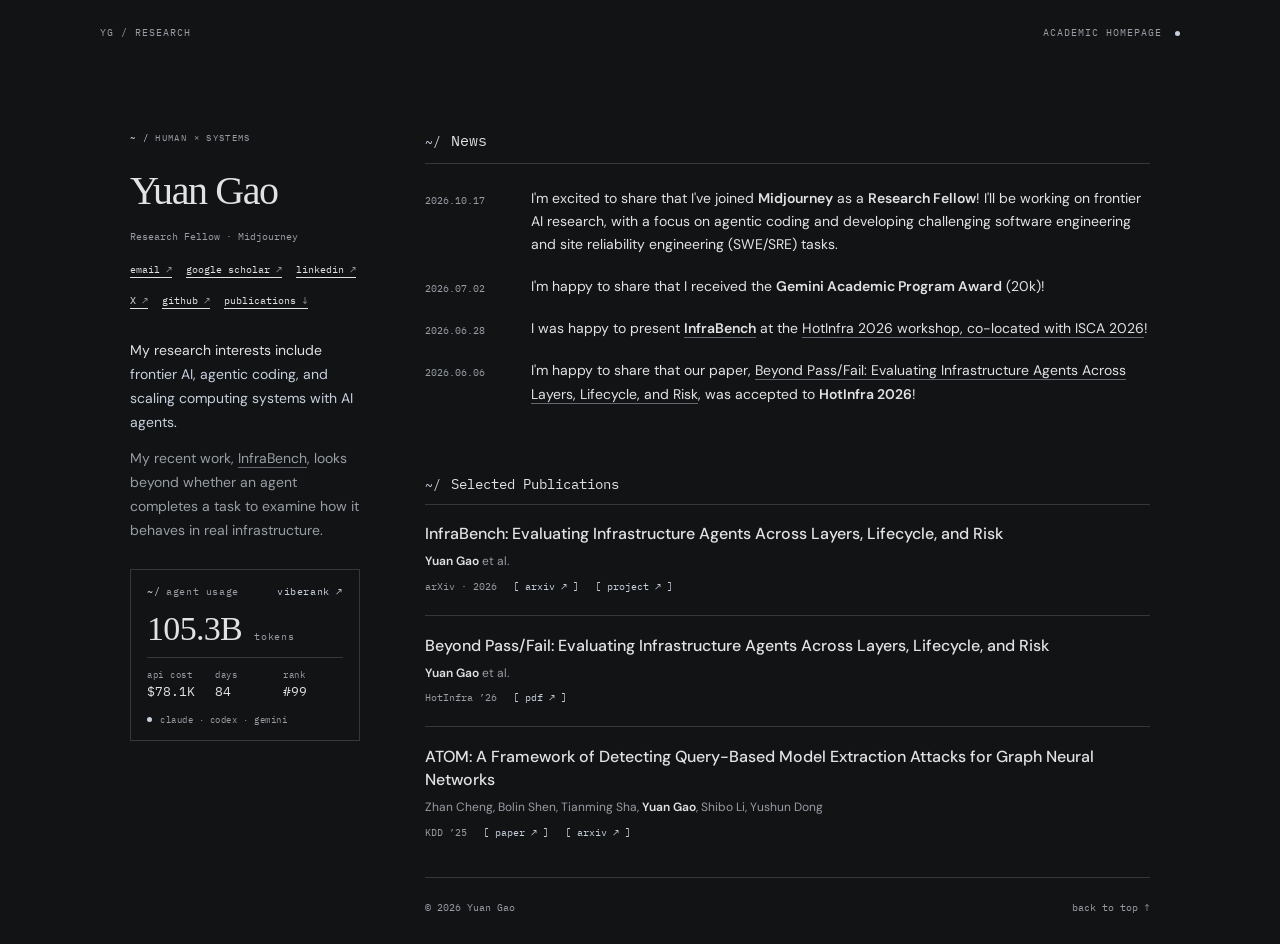
<file: index.html>
<!doctype html>
<html lang="en">
<head>
  <meta charset="utf-8">
  <meta name="viewport" content="width=device-width, initial-scale=1">
  <meta name="description" content="Yuan Gao — Research Fellow at Midjourney. Research interests in frontier AI, agentic coding, and scaling computing systems with AI agents.">
  <title>Yuan Gao | AI Agents &amp; Computing Systems</title>
  <link rel="stylesheet" href="css/style.css?v=usage-1">
</head>
<body class="graphite">
  <a class="skip" href="#news">Skip to news</a>
  <div class="topline"><span>YG / RESEARCH</span><span>ACADEMIC HOMEPAGE <span class="dot"></span></span></div>
  <main>
    <header class="identity" id="about">
      <div class="eyebrow"><span class="prompt">~ /</span> HUMAN × SYSTEMS</div>
      <h1>Yuan Gao<span class="cursor" aria-hidden="true">_</span></h1>
      <p class="field">Research Fellow · Midjourney</p>
      <nav aria-label="Profile links">
        <a href="mailto:ygao31@uw.edu" aria-label="Email ygao31@uw.edu">email<span> ↗</span></a>
        <a href="https://scholar.google.com/citations?user=oD9j2NMAAAAJ" target="_blank" rel="noopener noreferrer">google scholar<span> ↗</span></a>
        <a href="https://www.linkedin.com/in/yuangao31/" target="_blank" rel="noopener noreferrer">linkedin<span> ↗</span></a>
        <a href="https://x.com/YuanGao31" target="_blank" rel="noopener noreferrer">X<span> ↗</span></a>
        <a href="https://github.com/XuanmiaoG" target="_blank" rel="noopener noreferrer">github<span> ↗</span></a>
        <a href="#publications">publications<span> ↓</span></a>
      </nav>
      <p class="bio">My research interests include <em>frontier AI, agentic coding, and scaling computing systems with AI agents</em>.</p>
      <p class="bio secondary">My recent work, <a href="https://infraben.ch/" target="_blank" rel="noopener noreferrer">InfraBench</a>, looks beyond whether an agent completes a task to examine how it behaves in real infrastructure.</p>
      <div class="usage" id="usage" aria-labelledby="usage-title">
        <div class="usage-head"><span id="usage-title"><span class="prompt">~/</span>agent usage</span><a href="https://www.viberank.app/profile/XuanmiaoG" target="_blank" rel="noopener noreferrer">viberank ↗</a></div>
        <p class="usage-big"><span data-vr="tokens">105.3B</span> <small>tokens</small></p>
        <dl class="usage-grid">
          <div><dt>api cost</dt><dd data-vr="cost">$78.1K</dd></div>
          <div><dt>days</dt><dd data-vr="days">84</dd></div>
          <div><dt>rank</dt><dd data-vr="rank">#99</dd></div>
        </dl>
        <p class="usage-note"><span class="dot"></span><span data-vr="status">claude · codex · gemini</span></p>
      </div>
    </header>
    <section class="news" id="news" aria-labelledby="news-title">
      <div class="section-heading"><h2 id="news-title"><span class="command">~/</span>News</h2><span class="section-note">RECENT UPDATES</span></div>
      <ol class="news-list">
        <li><time datetime="2026-10-17">2026.10.17</time><p>I'm excited to share that I've joined <strong>Midjourney</strong> as a <strong>Research Fellow</strong>! I'll be working on frontier AI research, with a focus on agentic coding and developing challenging software engineering and site reliability engineering (SWE/SRE) tasks.</p></li>
        <li><time datetime="2026-07-02">2026.07.02</time><p>I'm happy to share that I received the <strong>Gemini Academic Program Award</strong> (20k)!</p></li>
        <li><time datetime="2026-06-28">2026.06.28</time><p>I was happy to present <a href="https://infraben.ch/" target="_blank" rel="noopener noreferrer"><strong>InfraBench</strong></a> at the <a href="https://hotinfra.org/2026/" target="_blank" rel="noopener noreferrer">HotInfra 2026 workshop, co-located with ISCA 2026</a>!</p></li>
        <li><time datetime="2026-06-06">2026.06.06</time><p>I'm happy to share that our paper, <a class="paper-link" href="https://hotinfra.org/2026/papers/hotinfra26-final71.pdf" target="_blank" rel="noopener noreferrer">Beyond Pass/Fail: Evaluating Infrastructure Agents Across Layers, Lifecycle, and Risk</a>, was accepted to <strong>HotInfra 2026</strong>!</p></li>
      </ol>
    </section>
    <section class="publications" id="publications" aria-labelledby="pub-title">
      <div class="section-heading"><h2 id="pub-title"><span class="command">~/</span>Selected Publications</h2><span class="section-note">03 ENTRIES</span></div>
      <article class="paper">
        <h3><a href="https://arxiv.org/abs/2608.11234" target="_blank" rel="noopener noreferrer">InfraBench: Evaluating Infrastructure Agents Across Layers, Lifecycle, and Risk</a></h3>
        <p class="authors"><strong>Yuan Gao</strong> et al.</p>
        <div class="paper-foot"><span>arXiv · 2026</span><a href="https://arxiv.org/abs/2608.11234" target="_blank" rel="noopener noreferrer" aria-label="Read InfraBench on arXiv">[ arxiv ↗ ]</a><a href="https://infraben.ch/" target="_blank" rel="noopener noreferrer">[ project ↗ ]</a></div>
      </article>
      <article class="paper">
        <h3><a href="https://hotinfra.org/2026/papers/hotinfra26-final71.pdf" target="_blank" rel="noopener noreferrer">Beyond Pass/Fail: Evaluating Infrastructure Agents Across Layers, Lifecycle, and Risk</a></h3>
        <p class="authors"><strong>Yuan Gao</strong> et al.</p>
        <div class="paper-foot"><span>HotInfra ’26</span><a href="https://hotinfra.org/2026/papers/hotinfra26-final71.pdf" target="_blank" rel="noopener noreferrer" aria-label="Read Beyond Pass/Fail PDF">[ pdf ↗ ]</a></div>
      </article>
      <article class="paper">
        <h3><a href="https://doi.org/10.1145/3711896.3736848" target="_blank" rel="noopener noreferrer">ATOM: A Framework of Detecting Query-Based Model Extraction Attacks for Graph Neural Networks</a></h3>
        <p class="authors">Zhan Cheng, Bolin Shen, Tianming Sha, <strong>Yuan Gao</strong>, Shibo Li, Yushun Dong</p>
        <div class="paper-foot"><span>KDD ’25</span><a href="https://doi.org/10.1145/3711896.3736848" target="_blank" rel="noopener noreferrer" aria-label="Read ATOM at ACM">[ paper ↗ ]</a><a href="https://arxiv.org/abs/2503.16693" target="_blank" rel="noopener noreferrer" aria-label="Read ATOM on arXiv">[ arxiv ↗ ]</a></div>
      </article>
    </section>
    <footer><span>© 2026 Yuan Gao</span><a href="#about">back to top ↑</a></footer>
  </main>
  <script>
  // Live agent-usage stats from viberank (falls back to the numbers baked into the HTML).
  (function(){
    var fmt=function(n){var u=[[1e12,'T'],[1e9,'B'],[1e6,'M'],[1e3,'K']];for(var i=0;i<u.length;i++)if(n>=u[i][0])return (n/u[i][0]).toFixed(1).replace(/\.0$/,'')+u[i][1];return String(Math.round(n));};
    var set=function(k,v){var el=document.querySelector('[data-vr="'+k+'"]');if(el&&v)el.textContent=v;};
    fetch('https://www.viberank.app/api/profile/XuanmiaoG').then(function(r){return r.ok?r.json():null}).then(function(d){
      if(!d||!d.totalTokens)return;
      set('tokens',fmt(d.totalTokens));set('cost','$'+fmt(d.totalCost));set('days',String(d.daysTracked));set('rank','#'+d.rank);
      set('status','live · '+new Date().toISOString().slice(0,10));
    }).catch(function(){});
  })();
  </script>
</body>
</html>
</file>
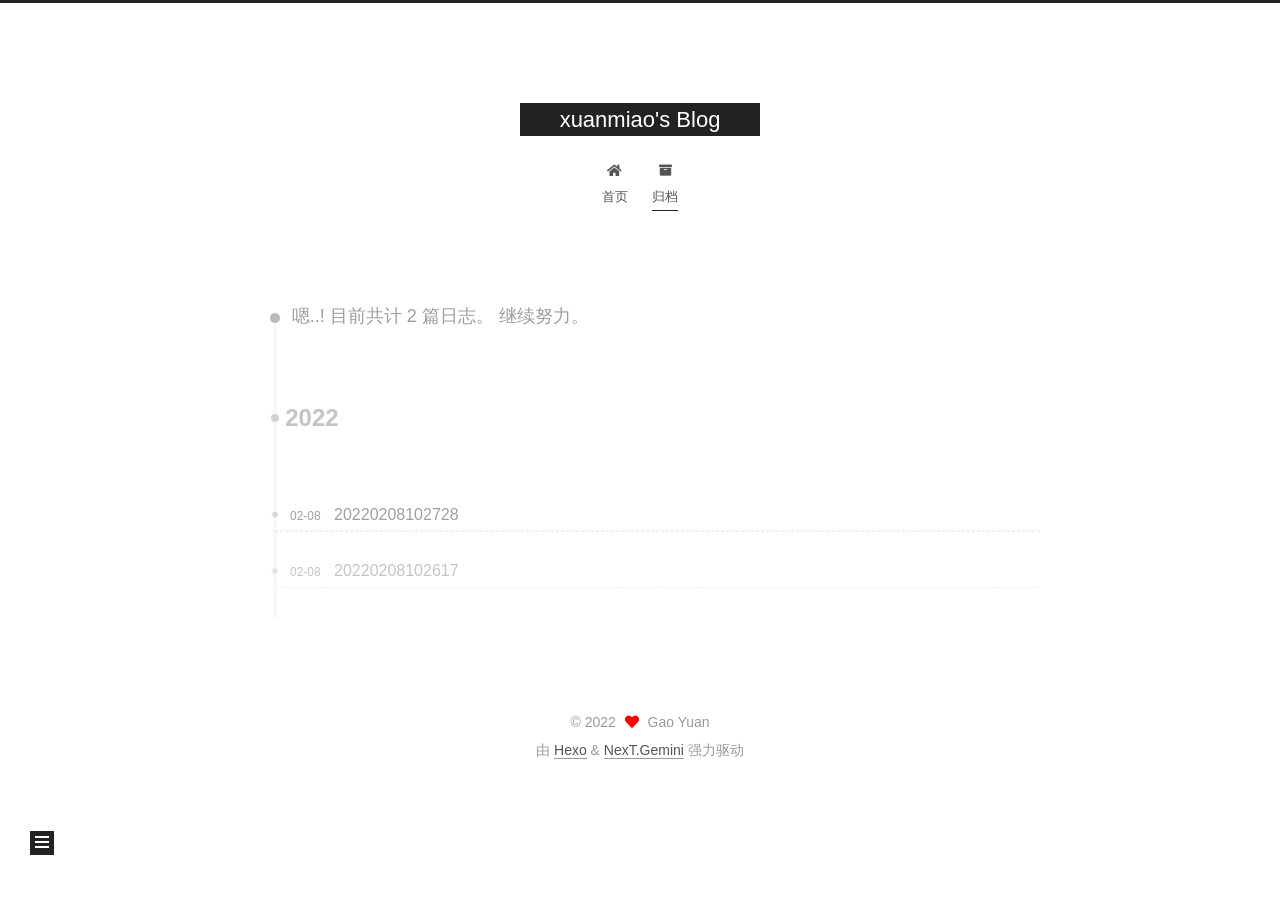
<file: archives/index.html>
<!DOCTYPE html>
<html lang="zh-CN">
<head>
  <meta charset="UTF-8">
<meta name="viewport" content="width=device-width, initial-scale=1, maximum-scale=2">
<meta name="theme-color" content="#222">
<meta name="generator" content="Hexo 6.0.0">
  <link rel="apple-touch-icon" sizes="180x180" href="/images/apple-touch-icon-next.png">
  <link rel="icon" type="image/png" sizes="32x32" href="/images/favicon-32x32-next.png">
  <link rel="icon" type="image/png" sizes="16x16" href="/images/favicon-16x16-next.png">
  <link rel="mask-icon" href="/images/logo.svg" color="#222">

<link rel="stylesheet" href="/css/main.css">


<link rel="stylesheet" href="/lib/font-awesome/css/all.min.css">

<script id="hexo-configurations">
    var NexT = window.NexT || {};
    var CONFIG = {"hostname":"example.com","root":"/","scheme":"Gemini","version":"7.8.0","exturl":false,"sidebar":{"position":"left","display":"post","padding":18,"offset":12,"onmobile":false},"copycode":{"enable":false,"show_result":false,"style":null},"back2top":{"enable":true,"sidebar":false,"scrollpercent":false},"bookmark":{"enable":false,"color":"#222","save":"auto"},"fancybox":false,"mediumzoom":false,"lazyload":false,"pangu":false,"comments":{"style":"tabs","active":null,"storage":true,"lazyload":false,"nav":null},"algolia":{"hits":{"per_page":10},"labels":{"input_placeholder":"Search for Posts","hits_empty":"We didn't find any results for the search: ${query}","hits_stats":"${hits} results found in ${time} ms"}},"localsearch":{"enable":false,"trigger":"auto","top_n_per_article":1,"unescape":false,"preload":false},"motion":{"enable":true,"async":false,"transition":{"post_block":"fadeIn","post_header":"slideDownIn","post_body":"slideDownIn","coll_header":"slideLeftIn","sidebar":"slideUpIn"}},"path":"search.xml"};
  </script>

  <meta property="og:type" content="website">
<meta property="og:title" content="xuanmiao&#39;s Blog">
<meta property="og:url" content="http://example.com/archives/index.html">
<meta property="og:site_name" content="xuanmiao&#39;s Blog">
<meta property="og:locale" content="zh_CN">
<meta property="article:author" content="Gao Yuan">
<meta name="twitter:card" content="summary">

<link rel="canonical" href="http://example.com/archives/">


<script id="page-configurations">
  // https://hexo.io/docs/variables.html
  CONFIG.page = {
    sidebar: "",
    isHome : false,
    isPost : false,
    lang   : 'zh-CN'
  };
</script>

  <title>归档 | xuanmiao's Blog</title>
  






  <noscript>
  <style>
  .use-motion .brand,
  .use-motion .menu-item,
  .sidebar-inner,
  .use-motion .post-block,
  .use-motion .pagination,
  .use-motion .comments,
  .use-motion .post-header,
  .use-motion .post-body,
  .use-motion .collection-header { opacity: initial; }

  .use-motion .site-title,
  .use-motion .site-subtitle {
    opacity: initial;
    top: initial;
  }

  .use-motion .logo-line-before i { left: initial; }
  .use-motion .logo-line-after i { right: initial; }
  </style>
</noscript>


<style>.github-emoji { position: relative; display: inline-block; width: 1.2em; min-height: 1.2em; overflow: hidden; vertical-align: top; color: transparent; }  .github-emoji > span { position: relative; z-index: 10; }  .github-emoji img, .github-emoji .fancybox { margin: 0 !important; padding: 0 !important; border: none !important; outline: none !important; text-decoration: none !important; user-select: none !important; cursor: auto !important; }  .github-emoji img { height: 1.2em !important; width: 1.2em !important; position: absolute !important; left: 50% !important; top: 50% !important; transform: translate(-50%, -50%) !important; user-select: none !important; cursor: auto !important; } .github-emoji-fallback { color: inherit; } .github-emoji-fallback img { opacity: 0 !important; }</style>
<link rel="alternate" href="/atom.xml" title="xuanmiao's Blog" type="application/atom+xml">
</head>

<body itemscope itemtype="http://schema.org/WebPage">
  <div class="container use-motion">
    <div class="headband"></div>

    <header class="header" itemscope itemtype="http://schema.org/WPHeader">
      <div class="header-inner"><div class="site-brand-container">
  <div class="site-nav-toggle">
    <div class="toggle" aria-label="切换导航栏">
      <span class="toggle-line toggle-line-first"></span>
      <span class="toggle-line toggle-line-middle"></span>
      <span class="toggle-line toggle-line-last"></span>
    </div>
  </div>

  <div class="site-meta">

    <a href="/" class="brand" rel="start">
      <span class="logo-line-before"><i></i></span>
      <h1 class="site-title">xuanmiao's Blog</h1>
      <span class="logo-line-after"><i></i></span>
    </a>
  </div>

  <div class="site-nav-right">
    <div class="toggle popup-trigger">
    </div>
  </div>
</div>




<nav class="site-nav">
  <ul id="menu" class="main-menu menu">
        <li class="menu-item menu-item-home">

    <a href="/" rel="section"><i class="fa fa-home fa-fw"></i>首页</a>

  </li>
        <li class="menu-item menu-item-archives">

    <a href="/archives/" rel="section"><i class="fa fa-archive fa-fw"></i>归档</a>

  </li>
  </ul>
</nav>




</div>
    </header>

    
  <div class="back-to-top">
    <i class="fa fa-arrow-up"></i>
    <span>0%</span>
  </div>


    <main class="main">
      <div class="main-inner">
        <div class="content-wrap">
          

          <div class="content archive">
            

  
  
  
  <div class="post-block">
    <div class="posts-collapse">
      <div class="collection-title">
        <span class="collection-header">嗯..! 目前共计 2 篇日志。 继续努力。</span>
      </div>

      
    <div class="collection-year">
      <span class="collection-header">2022</span>
    </div>

  <article itemscope itemtype="http://schema.org/Article">
    <header class="post-header">

      <div class="post-meta">
        <time itemprop="dateCreated"
              datetime="2022-02-08T10:27:28+08:00"
              content="2022-02-08">
          02-08
        </time>
      </div>

      <div class="post-title">
          <a class="post-title-link" href="/2022/02/08/20220208102728/" itemprop="url">
            <span itemprop="name">20220208102728</span>
          </a>
      </div>

    </header>
  </article>

  <article itemscope itemtype="http://schema.org/Article">
    <header class="post-header">

      <div class="post-meta">
        <time itemprop="dateCreated"
              datetime="2022-02-08T10:26:17+08:00"
              content="2022-02-08">
          02-08
        </time>
      </div>

      <div class="post-title">
          <a class="post-title-link" href="/2022/02/08/20220208102617/" itemprop="url">
            <span itemprop="name">20220208102617</span>
          </a>
      </div>

    </header>
  </article>


    </div>
  </div>
  
  
  

  



          </div>
          

<script>
  window.addEventListener('tabs:register', () => {
    let { activeClass } = CONFIG.comments;
    if (CONFIG.comments.storage) {
      activeClass = localStorage.getItem('comments_active') || activeClass;
    }
    if (activeClass) {
      let activeTab = document.querySelector(`a[href="#comment-${activeClass}"]`);
      if (activeTab) {
        activeTab.click();
      }
    }
  });
  if (CONFIG.comments.storage) {
    window.addEventListener('tabs:click', event => {
      if (!event.target.matches('.tabs-comment .tab-content .tab-pane')) return;
      let commentClass = event.target.classList[1];
      localStorage.setItem('comments_active', commentClass);
    });
  }
</script>

        </div>
          
  
  <div class="toggle sidebar-toggle">
    <span class="toggle-line toggle-line-first"></span>
    <span class="toggle-line toggle-line-middle"></span>
    <span class="toggle-line toggle-line-last"></span>
  </div>

  <aside class="sidebar">
    <div class="sidebar-inner">

      <ul class="sidebar-nav motion-element">
        <li class="sidebar-nav-toc">
          文章目录
        </li>
        <li class="sidebar-nav-overview">
          站点概览
        </li>
      </ul>

      <!--noindex-->
      <div class="post-toc-wrap sidebar-panel">
      </div>
      <!--/noindex-->

      <div class="site-overview-wrap sidebar-panel">
        <div class="site-author motion-element" itemprop="author" itemscope itemtype="http://schema.org/Person">
  <p class="site-author-name" itemprop="name">Gao Yuan</p>
  <div class="site-description" itemprop="description"></div>
</div>
<div class="site-state-wrap motion-element">
  <nav class="site-state">
      <div class="site-state-item site-state-posts">
          <a href="/archives/">
        
          <span class="site-state-item-count">2</span>
          <span class="site-state-item-name">日志</span>
        </a>
      </div>
  </nav>
</div>



      </div>

    </div>
  </aside>
  <div id="sidebar-dimmer"></div>


      </div>
    </main>

    <footer class="footer">
      <div class="footer-inner">
        

        

<div class="copyright">
  
  &copy; 
  <span itemprop="copyrightYear">2022</span>
  <span class="with-love">
    <i class="fa fa-heart"></i>
  </span>
  <span class="author" itemprop="copyrightHolder">Gao Yuan</span>
</div>
  <div class="powered-by">由 <a href="https://hexo.io/" class="theme-link" rel="noopener" target="_blank">Hexo</a> & <a href="https://theme-next.org/" class="theme-link" rel="noopener" target="_blank">NexT.Gemini</a> 强力驱动
  </div>

        








      </div>
    </footer>
  </div>

  
  <script src="/lib/anime.min.js"></script>
  <script src="/lib/velocity/velocity.min.js"></script>
  <script src="/lib/velocity/velocity.ui.min.js"></script>

<script src="/js/utils.js"></script>

<script src="/js/motion.js"></script>


<script src="/js/schemes/pisces.js"></script>


<script src="/js/next-boot.js"></script>




  















  

  

</body>
</html>
</file>
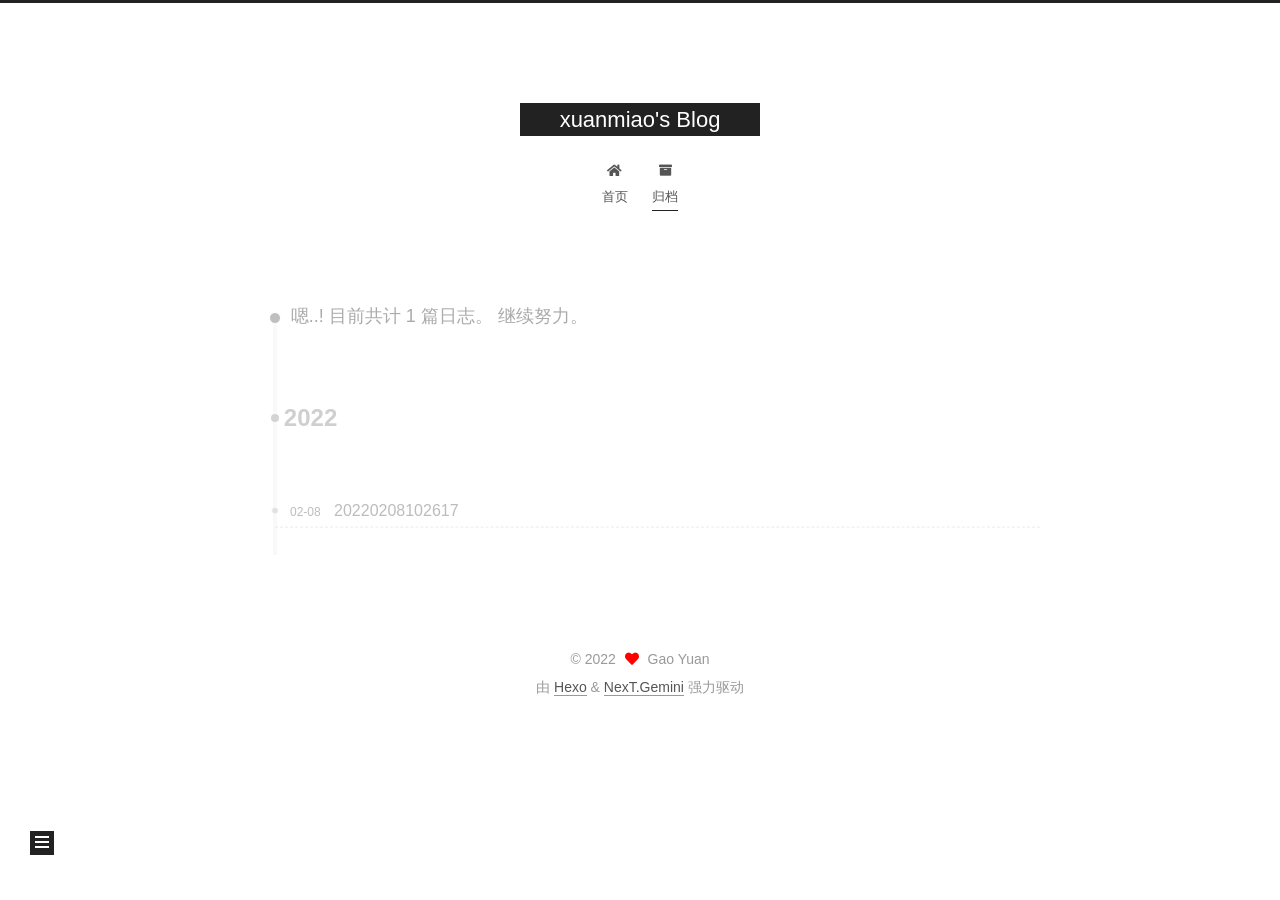
<file: archives/2022/index.html>
<!DOCTYPE html>
<html lang="zh-CN">
<head>
  <meta charset="UTF-8">
<meta name="viewport" content="width=device-width, initial-scale=1, maximum-scale=2">
<meta name="theme-color" content="#222">
<meta name="generator" content="Hexo 6.0.0">
  <link rel="apple-touch-icon" sizes="180x180" href="/images/apple-touch-icon-next.png">
  <link rel="icon" type="image/png" sizes="32x32" href="/images/favicon-32x32-next.png">
  <link rel="icon" type="image/png" sizes="16x16" href="/images/favicon-16x16-next.png">
  <link rel="mask-icon" href="/images/logo.svg" color="#222">

<link rel="stylesheet" href="/css/main.css">


<link rel="stylesheet" href="/lib/font-awesome/css/all.min.css">

<script id="hexo-configurations">
    var NexT = window.NexT || {};
    var CONFIG = {"hostname":"example.com","root":"/","scheme":"Gemini","version":"7.8.0","exturl":false,"sidebar":{"position":"left","display":"post","padding":18,"offset":12,"onmobile":false},"copycode":{"enable":false,"show_result":false,"style":null},"back2top":{"enable":true,"sidebar":false,"scrollpercent":false},"bookmark":{"enable":false,"color":"#222","save":"auto"},"fancybox":false,"mediumzoom":false,"lazyload":false,"pangu":false,"comments":{"style":"tabs","active":null,"storage":true,"lazyload":false,"nav":null},"algolia":{"hits":{"per_page":10},"labels":{"input_placeholder":"Search for Posts","hits_empty":"We didn't find any results for the search: ${query}","hits_stats":"${hits} results found in ${time} ms"}},"localsearch":{"enable":false,"trigger":"auto","top_n_per_article":1,"unescape":false,"preload":false},"motion":{"enable":true,"async":false,"transition":{"post_block":"fadeIn","post_header":"slideDownIn","post_body":"slideDownIn","coll_header":"slideLeftIn","sidebar":"slideUpIn"}},"path":"search.xml"};
  </script>

  <meta property="og:type" content="website">
<meta property="og:title" content="xuanmiao&#39;s Blog">
<meta property="og:url" content="http://example.com/archives/2022/index.html">
<meta property="og:site_name" content="xuanmiao&#39;s Blog">
<meta property="og:locale" content="zh_CN">
<meta property="article:author" content="Gao Yuan">
<meta name="twitter:card" content="summary">

<link rel="canonical" href="http://example.com/archives/2022/">


<script id="page-configurations">
  // https://hexo.io/docs/variables.html
  CONFIG.page = {
    sidebar: "",
    isHome : false,
    isPost : false,
    lang   : 'zh-CN'
  };
</script>

  <title>归档 | xuanmiao's Blog</title>
  






  <noscript>
  <style>
  .use-motion .brand,
  .use-motion .menu-item,
  .sidebar-inner,
  .use-motion .post-block,
  .use-motion .pagination,
  .use-motion .comments,
  .use-motion .post-header,
  .use-motion .post-body,
  .use-motion .collection-header { opacity: initial; }

  .use-motion .site-title,
  .use-motion .site-subtitle {
    opacity: initial;
    top: initial;
  }

  .use-motion .logo-line-before i { left: initial; }
  .use-motion .logo-line-after i { right: initial; }
  </style>
</noscript>

<link rel="alternate" href="/atom.xml" title="xuanmiao's Blog" type="application/atom+xml">

<style>.github-emoji { position: relative; display: inline-block; width: 1.2em; min-height: 1.2em; overflow: hidden; vertical-align: top; color: transparent; }  .github-emoji > span { position: relative; z-index: 10; }  .github-emoji img, .github-emoji .fancybox { margin: 0 !important; padding: 0 !important; border: none !important; outline: none !important; text-decoration: none !important; user-select: none !important; cursor: auto !important; }  .github-emoji img { height: 1.2em !important; width: 1.2em !important; position: absolute !important; left: 50% !important; top: 50% !important; transform: translate(-50%, -50%) !important; user-select: none !important; cursor: auto !important; } .github-emoji-fallback { color: inherit; } .github-emoji-fallback img { opacity: 0 !important; }</style>
</head>

<body itemscope itemtype="http://schema.org/WebPage">
  <div class="container use-motion">
    <div class="headband"></div>

    <header class="header" itemscope itemtype="http://schema.org/WPHeader">
      <div class="header-inner"><div class="site-brand-container">
  <div class="site-nav-toggle">
    <div class="toggle" aria-label="切换导航栏">
      <span class="toggle-line toggle-line-first"></span>
      <span class="toggle-line toggle-line-middle"></span>
      <span class="toggle-line toggle-line-last"></span>
    </div>
  </div>

  <div class="site-meta">

    <a href="/" class="brand" rel="start">
      <span class="logo-line-before"><i></i></span>
      <h1 class="site-title">xuanmiao's Blog</h1>
      <span class="logo-line-after"><i></i></span>
    </a>
  </div>

  <div class="site-nav-right">
    <div class="toggle popup-trigger">
    </div>
  </div>
</div>




<nav class="site-nav">
  <ul id="menu" class="main-menu menu">
        <li class="menu-item menu-item-home">

    <a href="/" rel="section"><i class="fa fa-home fa-fw"></i>首页</a>

  </li>
        <li class="menu-item menu-item-archives">

    <a href="/archives/" rel="section"><i class="fa fa-archive fa-fw"></i>归档</a>

  </li>
  </ul>
</nav>




</div>
    </header>

    
  <div class="back-to-top">
    <i class="fa fa-arrow-up"></i>
    <span>0%</span>
  </div>


    <main class="main">
      <div class="main-inner">
        <div class="content-wrap">
          

          <div class="content archive">
            

  
  
  
  <div class="post-block">
    <div class="posts-collapse">
      <div class="collection-title">
        <span class="collection-header">嗯..! 目前共计 1 篇日志。 继续努力。</span>
      </div>

      
    <div class="collection-year">
      <span class="collection-header">2022</span>
    </div>

  <article itemscope itemtype="http://schema.org/Article">
    <header class="post-header">

      <div class="post-meta">
        <time itemprop="dateCreated"
              datetime="2022-02-08T10:26:17+08:00"
              content="2022-02-08">
          02-08
        </time>
      </div>

      <div class="post-title">
          <a class="post-title-link" href="/2022/02/08/20220208102617/" itemprop="url">
            <span itemprop="name">20220208102617</span>
          </a>
      </div>

    </header>
  </article>


    </div>
  </div>
  
  
  

  



          </div>
          

<script>
  window.addEventListener('tabs:register', () => {
    let { activeClass } = CONFIG.comments;
    if (CONFIG.comments.storage) {
      activeClass = localStorage.getItem('comments_active') || activeClass;
    }
    if (activeClass) {
      let activeTab = document.querySelector(`a[href="#comment-${activeClass}"]`);
      if (activeTab) {
        activeTab.click();
      }
    }
  });
  if (CONFIG.comments.storage) {
    window.addEventListener('tabs:click', event => {
      if (!event.target.matches('.tabs-comment .tab-content .tab-pane')) return;
      let commentClass = event.target.classList[1];
      localStorage.setItem('comments_active', commentClass);
    });
  }
</script>

        </div>
          
  
  <div class="toggle sidebar-toggle">
    <span class="toggle-line toggle-line-first"></span>
    <span class="toggle-line toggle-line-middle"></span>
    <span class="toggle-line toggle-line-last"></span>
  </div>

  <aside class="sidebar">
    <div class="sidebar-inner">

      <ul class="sidebar-nav motion-element">
        <li class="sidebar-nav-toc">
          文章目录
        </li>
        <li class="sidebar-nav-overview">
          站点概览
        </li>
      </ul>

      <!--noindex-->
      <div class="post-toc-wrap sidebar-panel">
      </div>
      <!--/noindex-->

      <div class="site-overview-wrap sidebar-panel">
        <div class="site-author motion-element" itemprop="author" itemscope itemtype="http://schema.org/Person">
  <p class="site-author-name" itemprop="name">Gao Yuan</p>
  <div class="site-description" itemprop="description"></div>
</div>
<div class="site-state-wrap motion-element">
  <nav class="site-state">
      <div class="site-state-item site-state-posts">
          <a href="/archives/">
        
          <span class="site-state-item-count">1</span>
          <span class="site-state-item-name">日志</span>
        </a>
      </div>
  </nav>
</div>



      </div>

    </div>
  </aside>
  <div id="sidebar-dimmer"></div>


      </div>
    </main>

    <footer class="footer">
      <div class="footer-inner">
        

        

<div class="copyright">
  
  &copy; 
  <span itemprop="copyrightYear">2022</span>
  <span class="with-love">
    <i class="fa fa-heart"></i>
  </span>
  <span class="author" itemprop="copyrightHolder">Gao Yuan</span>
</div>
  <div class="powered-by">由 <a href="https://hexo.io/" class="theme-link" rel="noopener" target="_blank">Hexo</a> & <a href="https://theme-next.org/" class="theme-link" rel="noopener" target="_blank">NexT.Gemini</a> 强力驱动
  </div>

        








      </div>
    </footer>
  </div>

  
  <script src="/lib/anime.min.js"></script>
  <script src="/lib/velocity/velocity.min.js"></script>
  <script src="/lib/velocity/velocity.ui.min.js"></script>

<script src="/js/utils.js"></script>

<script src="/js/motion.js"></script>


<script src="/js/schemes/pisces.js"></script>


<script src="/js/next-boot.js"></script>




  















  

  

</body>
</html>
</file>
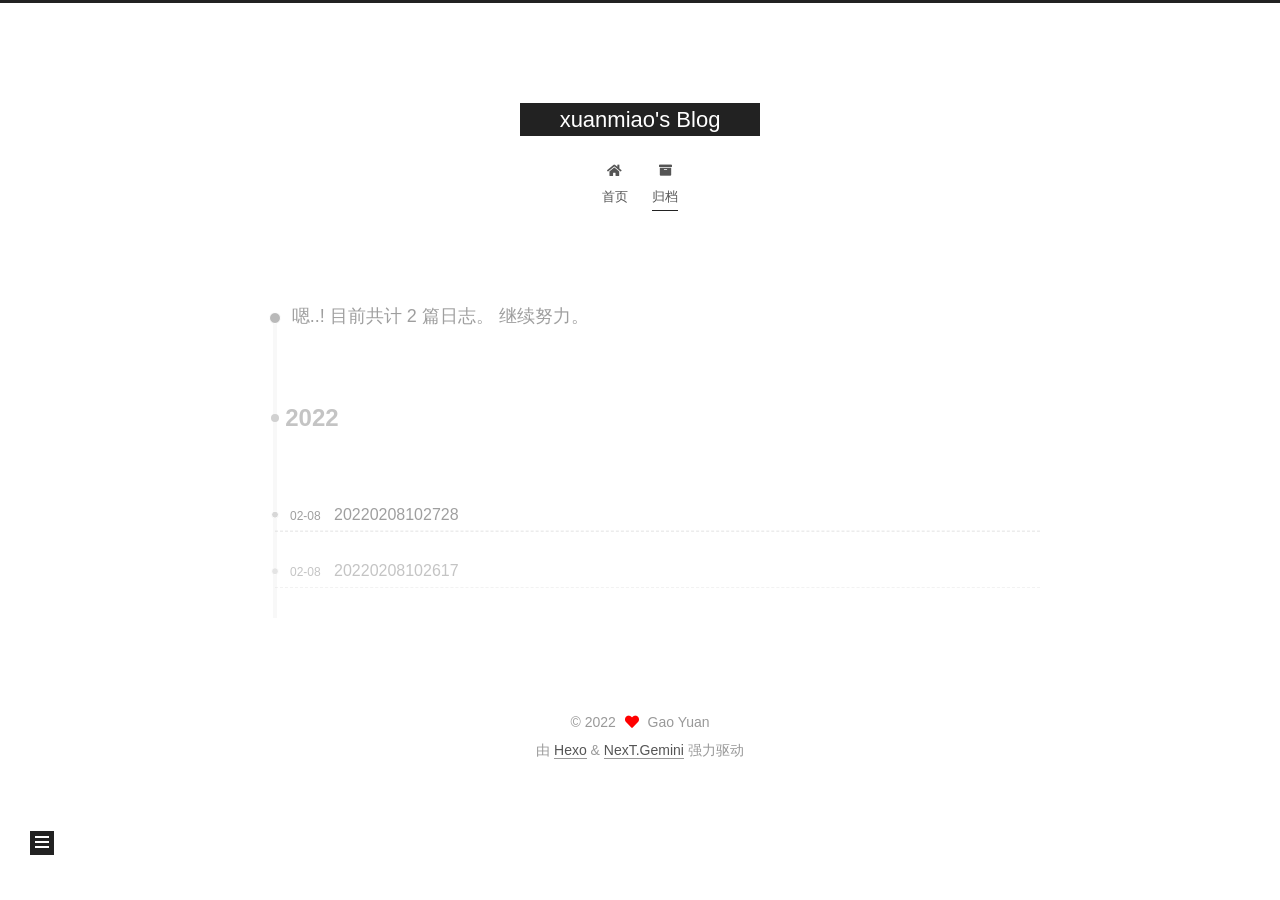
<file: archives/2022/02/index.html>
<!DOCTYPE html>
<html lang="zh-CN">
<head>
  <meta charset="UTF-8">
<meta name="viewport" content="width=device-width, initial-scale=1, maximum-scale=2">
<meta name="theme-color" content="#222">
<meta name="generator" content="Hexo 6.0.0">
  <link rel="apple-touch-icon" sizes="180x180" href="/images/apple-touch-icon-next.png">
  <link rel="icon" type="image/png" sizes="32x32" href="/images/favicon-32x32-next.png">
  <link rel="icon" type="image/png" sizes="16x16" href="/images/favicon-16x16-next.png">
  <link rel="mask-icon" href="/images/logo.svg" color="#222">

<link rel="stylesheet" href="/css/main.css">


<link rel="stylesheet" href="/lib/font-awesome/css/all.min.css">

<script id="hexo-configurations">
    var NexT = window.NexT || {};
    var CONFIG = {"hostname":"example.com","root":"/","scheme":"Gemini","version":"7.8.0","exturl":false,"sidebar":{"position":"left","display":"post","padding":18,"offset":12,"onmobile":false},"copycode":{"enable":false,"show_result":false,"style":null},"back2top":{"enable":true,"sidebar":false,"scrollpercent":false},"bookmark":{"enable":false,"color":"#222","save":"auto"},"fancybox":false,"mediumzoom":false,"lazyload":false,"pangu":false,"comments":{"style":"tabs","active":null,"storage":true,"lazyload":false,"nav":null},"algolia":{"hits":{"per_page":10},"labels":{"input_placeholder":"Search for Posts","hits_empty":"We didn't find any results for the search: ${query}","hits_stats":"${hits} results found in ${time} ms"}},"localsearch":{"enable":false,"trigger":"auto","top_n_per_article":1,"unescape":false,"preload":false},"motion":{"enable":true,"async":false,"transition":{"post_block":"fadeIn","post_header":"slideDownIn","post_body":"slideDownIn","coll_header":"slideLeftIn","sidebar":"slideUpIn"}},"path":"search.xml"};
  </script>

  <meta property="og:type" content="website">
<meta property="og:title" content="xuanmiao&#39;s Blog">
<meta property="og:url" content="http://example.com/archives/2022/02/index.html">
<meta property="og:site_name" content="xuanmiao&#39;s Blog">
<meta property="og:locale" content="zh_CN">
<meta property="article:author" content="Gao Yuan">
<meta name="twitter:card" content="summary">

<link rel="canonical" href="http://example.com/archives/2022/02/">


<script id="page-configurations">
  // https://hexo.io/docs/variables.html
  CONFIG.page = {
    sidebar: "",
    isHome : false,
    isPost : false,
    lang   : 'zh-CN'
  };
</script>

  <title>归档 | xuanmiao's Blog</title>
  






  <noscript>
  <style>
  .use-motion .brand,
  .use-motion .menu-item,
  .sidebar-inner,
  .use-motion .post-block,
  .use-motion .pagination,
  .use-motion .comments,
  .use-motion .post-header,
  .use-motion .post-body,
  .use-motion .collection-header { opacity: initial; }

  .use-motion .site-title,
  .use-motion .site-subtitle {
    opacity: initial;
    top: initial;
  }

  .use-motion .logo-line-before i { left: initial; }
  .use-motion .logo-line-after i { right: initial; }
  </style>
</noscript>


<style>.github-emoji { position: relative; display: inline-block; width: 1.2em; min-height: 1.2em; overflow: hidden; vertical-align: top; color: transparent; }  .github-emoji > span { position: relative; z-index: 10; }  .github-emoji img, .github-emoji .fancybox { margin: 0 !important; padding: 0 !important; border: none !important; outline: none !important; text-decoration: none !important; user-select: none !important; cursor: auto !important; }  .github-emoji img { height: 1.2em !important; width: 1.2em !important; position: absolute !important; left: 50% !important; top: 50% !important; transform: translate(-50%, -50%) !important; user-select: none !important; cursor: auto !important; } .github-emoji-fallback { color: inherit; } .github-emoji-fallback img { opacity: 0 !important; }</style>
<link rel="alternate" href="/atom.xml" title="xuanmiao's Blog" type="application/atom+xml">
</head>

<body itemscope itemtype="http://schema.org/WebPage">
  <div class="container use-motion">
    <div class="headband"></div>

    <header class="header" itemscope itemtype="http://schema.org/WPHeader">
      <div class="header-inner"><div class="site-brand-container">
  <div class="site-nav-toggle">
    <div class="toggle" aria-label="切换导航栏">
      <span class="toggle-line toggle-line-first"></span>
      <span class="toggle-line toggle-line-middle"></span>
      <span class="toggle-line toggle-line-last"></span>
    </div>
  </div>

  <div class="site-meta">

    <a href="/" class="brand" rel="start">
      <span class="logo-line-before"><i></i></span>
      <h1 class="site-title">xuanmiao's Blog</h1>
      <span class="logo-line-after"><i></i></span>
    </a>
  </div>

  <div class="site-nav-right">
    <div class="toggle popup-trigger">
    </div>
  </div>
</div>




<nav class="site-nav">
  <ul id="menu" class="main-menu menu">
        <li class="menu-item menu-item-home">

    <a href="/" rel="section"><i class="fa fa-home fa-fw"></i>首页</a>

  </li>
        <li class="menu-item menu-item-archives">

    <a href="/archives/" rel="section"><i class="fa fa-archive fa-fw"></i>归档</a>

  </li>
  </ul>
</nav>




</div>
    </header>

    
  <div class="back-to-top">
    <i class="fa fa-arrow-up"></i>
    <span>0%</span>
  </div>


    <main class="main">
      <div class="main-inner">
        <div class="content-wrap">
          

          <div class="content archive">
            

  
  
  
  <div class="post-block">
    <div class="posts-collapse">
      <div class="collection-title">
        <span class="collection-header">嗯..! 目前共计 2 篇日志。 继续努力。</span>
      </div>

      
    <div class="collection-year">
      <span class="collection-header">2022</span>
    </div>

  <article itemscope itemtype="http://schema.org/Article">
    <header class="post-header">

      <div class="post-meta">
        <time itemprop="dateCreated"
              datetime="2022-02-08T10:27:28+08:00"
              content="2022-02-08">
          02-08
        </time>
      </div>

      <div class="post-title">
          <a class="post-title-link" href="/2022/02/08/20220208102728/" itemprop="url">
            <span itemprop="name">20220208102728</span>
          </a>
      </div>

    </header>
  </article>

  <article itemscope itemtype="http://schema.org/Article">
    <header class="post-header">

      <div class="post-meta">
        <time itemprop="dateCreated"
              datetime="2022-02-08T10:26:17+08:00"
              content="2022-02-08">
          02-08
        </time>
      </div>

      <div class="post-title">
          <a class="post-title-link" href="/2022/02/08/20220208102617/" itemprop="url">
            <span itemprop="name">20220208102617</span>
          </a>
      </div>

    </header>
  </article>


    </div>
  </div>
  
  
  

  



          </div>
          

<script>
  window.addEventListener('tabs:register', () => {
    let { activeClass } = CONFIG.comments;
    if (CONFIG.comments.storage) {
      activeClass = localStorage.getItem('comments_active') || activeClass;
    }
    if (activeClass) {
      let activeTab = document.querySelector(`a[href="#comment-${activeClass}"]`);
      if (activeTab) {
        activeTab.click();
      }
    }
  });
  if (CONFIG.comments.storage) {
    window.addEventListener('tabs:click', event => {
      if (!event.target.matches('.tabs-comment .tab-content .tab-pane')) return;
      let commentClass = event.target.classList[1];
      localStorage.setItem('comments_active', commentClass);
    });
  }
</script>

        </div>
          
  
  <div class="toggle sidebar-toggle">
    <span class="toggle-line toggle-line-first"></span>
    <span class="toggle-line toggle-line-middle"></span>
    <span class="toggle-line toggle-line-last"></span>
  </div>

  <aside class="sidebar">
    <div class="sidebar-inner">

      <ul class="sidebar-nav motion-element">
        <li class="sidebar-nav-toc">
          文章目录
        </li>
        <li class="sidebar-nav-overview">
          站点概览
        </li>
      </ul>

      <!--noindex-->
      <div class="post-toc-wrap sidebar-panel">
      </div>
      <!--/noindex-->

      <div class="site-overview-wrap sidebar-panel">
        <div class="site-author motion-element" itemprop="author" itemscope itemtype="http://schema.org/Person">
  <p class="site-author-name" itemprop="name">Gao Yuan</p>
  <div class="site-description" itemprop="description"></div>
</div>
<div class="site-state-wrap motion-element">
  <nav class="site-state">
      <div class="site-state-item site-state-posts">
          <a href="/archives/">
        
          <span class="site-state-item-count">2</span>
          <span class="site-state-item-name">日志</span>
        </a>
      </div>
  </nav>
</div>



      </div>

    </div>
  </aside>
  <div id="sidebar-dimmer"></div>


      </div>
    </main>

    <footer class="footer">
      <div class="footer-inner">
        

        

<div class="copyright">
  
  &copy; 
  <span itemprop="copyrightYear">2022</span>
  <span class="with-love">
    <i class="fa fa-heart"></i>
  </span>
  <span class="author" itemprop="copyrightHolder">Gao Yuan</span>
</div>
  <div class="powered-by">由 <a href="https://hexo.io/" class="theme-link" rel="noopener" target="_blank">Hexo</a> & <a href="https://theme-next.org/" class="theme-link" rel="noopener" target="_blank">NexT.Gemini</a> 强力驱动
  </div>

        








      </div>
    </footer>
  </div>

  
  <script src="/lib/anime.min.js"></script>
  <script src="/lib/velocity/velocity.min.js"></script>
  <script src="/lib/velocity/velocity.ui.min.js"></script>

<script src="/js/utils.js"></script>

<script src="/js/motion.js"></script>


<script src="/js/schemes/pisces.js"></script>


<script src="/js/next-boot.js"></script>




  















  

  

</body>
</html>
</file>
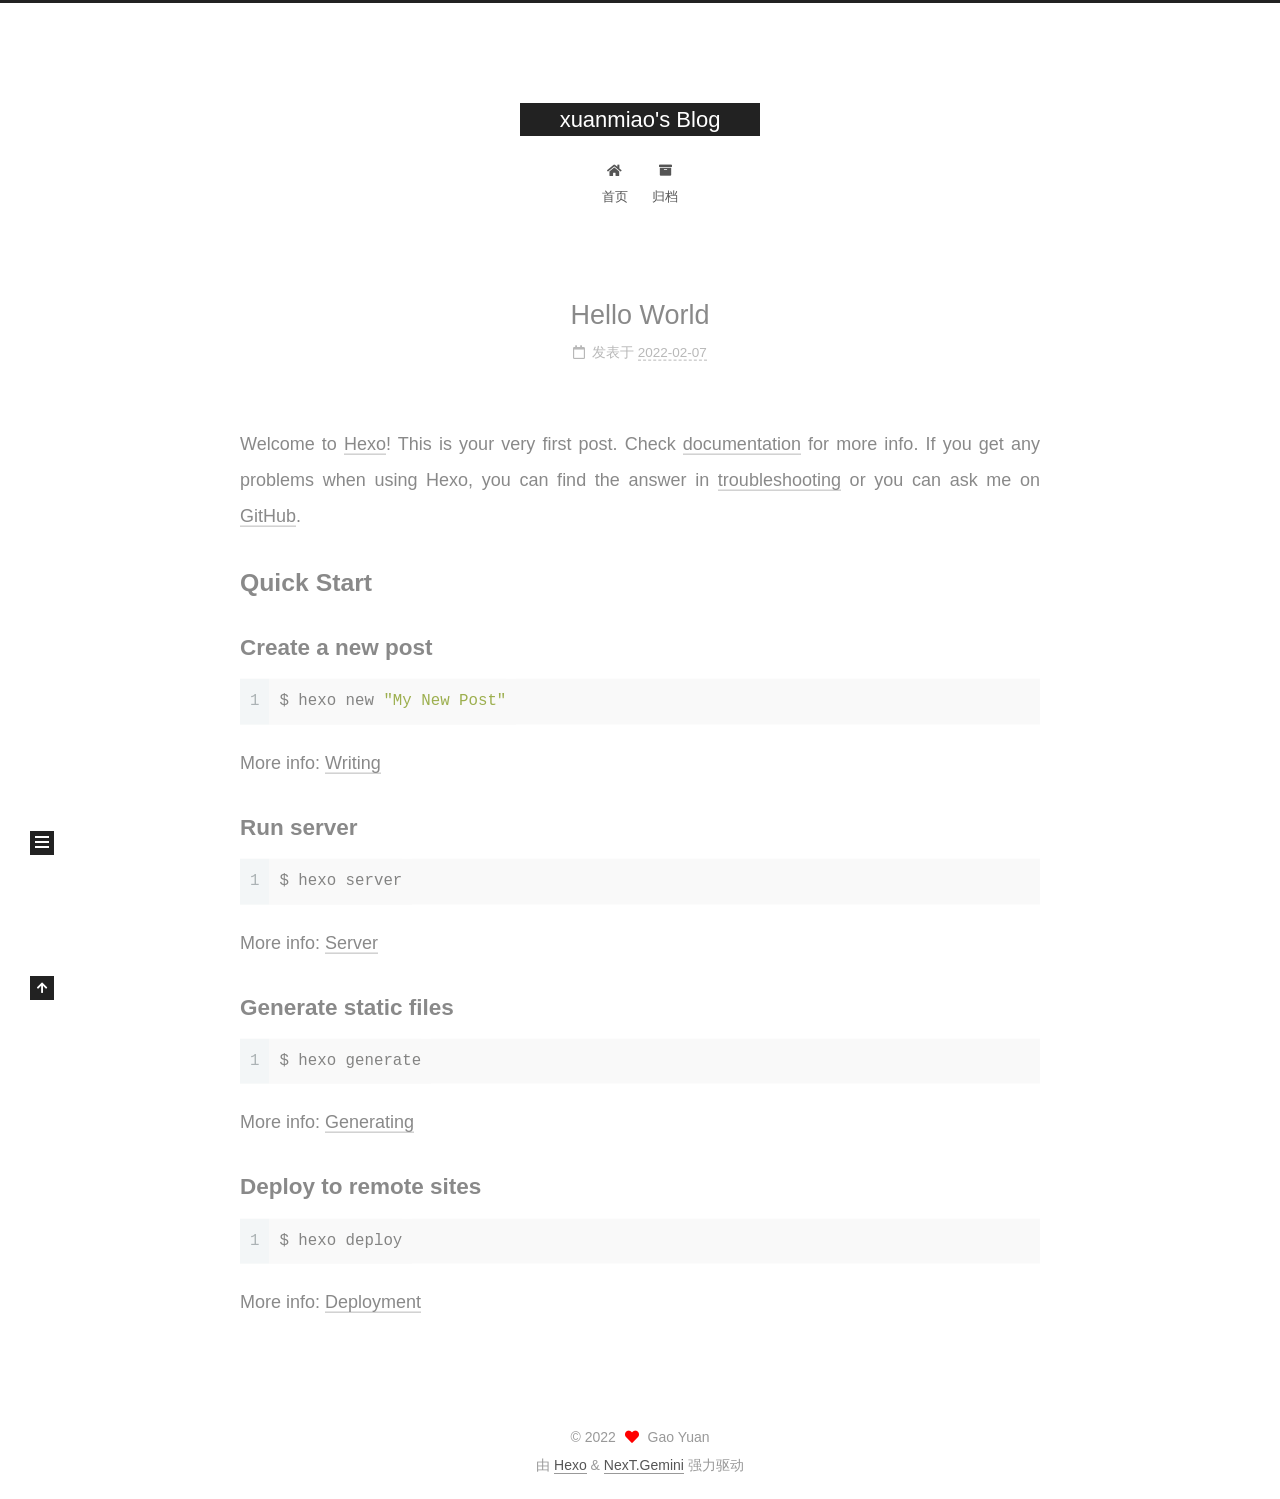
<file: 2022/02/07/hello-world/index.html>
<!DOCTYPE html>
<html lang="zh-CN">
<head>
  <meta charset="UTF-8">
<meta name="viewport" content="width=device-width, initial-scale=1, maximum-scale=2">
<meta name="theme-color" content="#222">
<meta name="generator" content="Hexo 6.0.0">
  <link rel="apple-touch-icon" sizes="180x180" href="/images/apple-touch-icon-next.png">
  <link rel="icon" type="image/png" sizes="32x32" href="/images/favicon-32x32-next.png">
  <link rel="icon" type="image/png" sizes="16x16" href="/images/favicon-16x16-next.png">
  <link rel="mask-icon" href="/images/logo.svg" color="#222">

<link rel="stylesheet" href="/css/main.css">


<link rel="stylesheet" href="/lib/font-awesome/css/all.min.css">

<script id="hexo-configurations">
    var NexT = window.NexT || {};
    var CONFIG = {"hostname":"example.com","root":"/","scheme":"Gemini","version":"7.8.0","exturl":false,"sidebar":{"position":"left","display":"post","padding":18,"offset":12,"onmobile":false},"copycode":{"enable":false,"show_result":false,"style":null},"back2top":{"enable":true,"sidebar":false,"scrollpercent":false},"bookmark":{"enable":false,"color":"#222","save":"auto"},"fancybox":false,"mediumzoom":false,"lazyload":false,"pangu":false,"comments":{"style":"tabs","active":null,"storage":true,"lazyload":false,"nav":null},"algolia":{"hits":{"per_page":10},"labels":{"input_placeholder":"Search for Posts","hits_empty":"We didn't find any results for the search: ${query}","hits_stats":"${hits} results found in ${time} ms"}},"localsearch":{"enable":false,"trigger":"auto","top_n_per_article":1,"unescape":false,"preload":false},"motion":{"enable":true,"async":false,"transition":{"post_block":"fadeIn","post_header":"slideDownIn","post_body":"slideDownIn","coll_header":"slideLeftIn","sidebar":"slideUpIn"}},"path":"search.xml"};
  </script>

  <meta name="description" content="Welcome to Hexo! This is your very first post. Check documentation for more info. If you get any problems when using Hexo, you can find the answer in troubleshooting or you can ask me on GitHub. Quick">
<meta property="og:type" content="article">
<meta property="og:title" content="Hello World">
<meta property="og:url" content="http://example.com/2022/02/07/hello-world/index.html">
<meta property="og:site_name" content="xuanmiao&#39;s Blog">
<meta property="og:description" content="Welcome to Hexo! This is your very first post. Check documentation for more info. If you get any problems when using Hexo, you can find the answer in troubleshooting or you can ask me on GitHub. Quick">
<meta property="og:locale" content="zh_CN">
<meta property="article:published_time" content="2022-02-07T10:42:58.641Z">
<meta property="article:modified_time" content="2022-02-07T10:42:58.641Z">
<meta property="article:author" content="Gao Yuan">
<meta name="twitter:card" content="summary">

<link rel="canonical" href="http://example.com/2022/02/07/hello-world/">


<script id="page-configurations">
  // https://hexo.io/docs/variables.html
  CONFIG.page = {
    sidebar: "",
    isHome : false,
    isPost : true,
    lang   : 'zh-CN'
  };
</script>

  <title>Hello World | xuanmiao's Blog</title>
  






  <noscript>
  <style>
  .use-motion .brand,
  .use-motion .menu-item,
  .sidebar-inner,
  .use-motion .post-block,
  .use-motion .pagination,
  .use-motion .comments,
  .use-motion .post-header,
  .use-motion .post-body,
  .use-motion .collection-header { opacity: initial; }

  .use-motion .site-title,
  .use-motion .site-subtitle {
    opacity: initial;
    top: initial;
  }

  .use-motion .logo-line-before i { left: initial; }
  .use-motion .logo-line-after i { right: initial; }
  </style>
</noscript>


<style>.github-emoji { position: relative; display: inline-block; width: 1.2em; min-height: 1.2em; overflow: hidden; vertical-align: top; color: transparent; }  .github-emoji > span { position: relative; z-index: 10; }  .github-emoji img, .github-emoji .fancybox { margin: 0 !important; padding: 0 !important; border: none !important; outline: none !important; text-decoration: none !important; user-select: none !important; cursor: auto !important; }  .github-emoji img { height: 1.2em !important; width: 1.2em !important; position: absolute !important; left: 50% !important; top: 50% !important; transform: translate(-50%, -50%) !important; user-select: none !important; cursor: auto !important; } .github-emoji-fallback { color: inherit; } .github-emoji-fallback img { opacity: 0 !important; }</style>
<link rel="alternate" href="/atom.xml" title="xuanmiao's Blog" type="application/atom+xml">
</head>

<body itemscope itemtype="http://schema.org/WebPage">
  <div class="container use-motion">
    <div class="headband"></div>

    <header class="header" itemscope itemtype="http://schema.org/WPHeader">
      <div class="header-inner"><div class="site-brand-container">
  <div class="site-nav-toggle">
    <div class="toggle" aria-label="切换导航栏">
      <span class="toggle-line toggle-line-first"></span>
      <span class="toggle-line toggle-line-middle"></span>
      <span class="toggle-line toggle-line-last"></span>
    </div>
  </div>

  <div class="site-meta">

    <a href="/" class="brand" rel="start">
      <span class="logo-line-before"><i></i></span>
      <h1 class="site-title">xuanmiao's Blog</h1>
      <span class="logo-line-after"><i></i></span>
    </a>
  </div>

  <div class="site-nav-right">
    <div class="toggle popup-trigger">
    </div>
  </div>
</div>




<nav class="site-nav">
  <ul id="menu" class="main-menu menu">
        <li class="menu-item menu-item-home">

    <a href="/" rel="section"><i class="fa fa-home fa-fw"></i>首页</a>

  </li>
        <li class="menu-item menu-item-archives">

    <a href="/archives/" rel="section"><i class="fa fa-archive fa-fw"></i>归档</a>

  </li>
  </ul>
</nav>




</div>
    </header>

    
  <div class="back-to-top">
    <i class="fa fa-arrow-up"></i>
    <span>0%</span>
  </div>


    <main class="main">
      <div class="main-inner">
        <div class="content-wrap">
          

          <div class="content post posts-expand">
            

    
  
  
  <article itemscope itemtype="http://schema.org/Article" class="post-block" lang="zh-CN">
    <link itemprop="mainEntityOfPage" href="http://example.com/2022/02/07/hello-world/">

    <span hidden itemprop="author" itemscope itemtype="http://schema.org/Person">
      <meta itemprop="image" content="/images/avatar.gif">
      <meta itemprop="name" content="Gao Yuan">
      <meta itemprop="description" content="">
    </span>

    <span hidden itemprop="publisher" itemscope itemtype="http://schema.org/Organization">
      <meta itemprop="name" content="xuanmiao's Blog">
    </span>
      <header class="post-header">
        <h1 class="post-title" itemprop="name headline">
          Hello World
        </h1>

        <div class="post-meta">
            <span class="post-meta-item">
              <span class="post-meta-item-icon">
                <i class="far fa-calendar"></i>
              </span>
              <span class="post-meta-item-text">发表于</span>

              <time title="创建时间：2022-02-07 18:42:58" itemprop="dateCreated datePublished" datetime="2022-02-07T18:42:58+08:00">2022-02-07</time>
            </span>

          

        </div>
      </header>

    
    
    
    <div class="post-body" itemprop="articleBody">

      
        <p>Welcome to <a target="_blank" rel="noopener" href="https://hexo.io/">Hexo</a>! This is your very first post. Check <a target="_blank" rel="noopener" href="https://hexo.io/docs/">documentation</a> for more info. If you get any problems when using Hexo, you can find the answer in <a target="_blank" rel="noopener" href="https://hexo.io/docs/troubleshooting.html">troubleshooting</a> or you can ask me on <a target="_blank" rel="noopener" href="https://github.com/hexojs/hexo/issues">GitHub</a>.</p>
<h2 id="Quick-Start"><a href="#Quick-Start" class="headerlink" title="Quick Start"></a>Quick Start</h2><h3 id="Create-a-new-post"><a href="#Create-a-new-post" class="headerlink" title="Create a new post"></a>Create a new post</h3><figure class="highlight bash"><table><tr><td class="gutter"><pre><span class="line">1</span><br></pre></td><td class="code"><pre><span class="line">$ hexo new <span class="string">&quot;My New Post&quot;</span></span><br></pre></td></tr></table></figure>

<p>More info: <a target="_blank" rel="noopener" href="https://hexo.io/docs/writing.html">Writing</a></p>
<h3 id="Run-server"><a href="#Run-server" class="headerlink" title="Run server"></a>Run server</h3><figure class="highlight bash"><table><tr><td class="gutter"><pre><span class="line">1</span><br></pre></td><td class="code"><pre><span class="line">$ hexo server</span><br></pre></td></tr></table></figure>

<p>More info: <a target="_blank" rel="noopener" href="https://hexo.io/docs/server.html">Server</a></p>
<h3 id="Generate-static-files"><a href="#Generate-static-files" class="headerlink" title="Generate static files"></a>Generate static files</h3><figure class="highlight bash"><table><tr><td class="gutter"><pre><span class="line">1</span><br></pre></td><td class="code"><pre><span class="line">$ hexo generate</span><br></pre></td></tr></table></figure>

<p>More info: <a target="_blank" rel="noopener" href="https://hexo.io/docs/generating.html">Generating</a></p>
<h3 id="Deploy-to-remote-sites"><a href="#Deploy-to-remote-sites" class="headerlink" title="Deploy to remote sites"></a>Deploy to remote sites</h3><figure class="highlight bash"><table><tr><td class="gutter"><pre><span class="line">1</span><br></pre></td><td class="code"><pre><span class="line">$ hexo deploy</span><br></pre></td></tr></table></figure>

<p>More info: <a target="_blank" rel="noopener" href="https://hexo.io/docs/one-command-deployment.html">Deployment</a></p>

    </div>

    
    
    

      <footer class="post-footer">

        


        
      </footer>
    
  </article>
  
  
  



          </div>
          

<script>
  window.addEventListener('tabs:register', () => {
    let { activeClass } = CONFIG.comments;
    if (CONFIG.comments.storage) {
      activeClass = localStorage.getItem('comments_active') || activeClass;
    }
    if (activeClass) {
      let activeTab = document.querySelector(`a[href="#comment-${activeClass}"]`);
      if (activeTab) {
        activeTab.click();
      }
    }
  });
  if (CONFIG.comments.storage) {
    window.addEventListener('tabs:click', event => {
      if (!event.target.matches('.tabs-comment .tab-content .tab-pane')) return;
      let commentClass = event.target.classList[1];
      localStorage.setItem('comments_active', commentClass);
    });
  }
</script>

        </div>
          
  
  <div class="toggle sidebar-toggle">
    <span class="toggle-line toggle-line-first"></span>
    <span class="toggle-line toggle-line-middle"></span>
    <span class="toggle-line toggle-line-last"></span>
  </div>

  <aside class="sidebar">
    <div class="sidebar-inner">

      <ul class="sidebar-nav motion-element">
        <li class="sidebar-nav-toc">
          文章目录
        </li>
        <li class="sidebar-nav-overview">
          站点概览
        </li>
      </ul>

      <!--noindex-->
      <div class="post-toc-wrap sidebar-panel">
          <div class="post-toc motion-element"><ol class="nav"><li class="nav-item nav-level-2"><a class="nav-link" href="#Quick-Start"><span class="nav-number">1.</span> <span class="nav-text">Quick Start</span></a><ol class="nav-child"><li class="nav-item nav-level-3"><a class="nav-link" href="#Create-a-new-post"><span class="nav-number">1.1.</span> <span class="nav-text">Create a new post</span></a></li><li class="nav-item nav-level-3"><a class="nav-link" href="#Run-server"><span class="nav-number">1.2.</span> <span class="nav-text">Run server</span></a></li><li class="nav-item nav-level-3"><a class="nav-link" href="#Generate-static-files"><span class="nav-number">1.3.</span> <span class="nav-text">Generate static files</span></a></li><li class="nav-item nav-level-3"><a class="nav-link" href="#Deploy-to-remote-sites"><span class="nav-number">1.4.</span> <span class="nav-text">Deploy to remote sites</span></a></li></ol></li></ol></div>
      </div>
      <!--/noindex-->

      <div class="site-overview-wrap sidebar-panel">
        <div class="site-author motion-element" itemprop="author" itemscope itemtype="http://schema.org/Person">
  <p class="site-author-name" itemprop="name">Gao Yuan</p>
  <div class="site-description" itemprop="description"></div>
</div>
<div class="site-state-wrap motion-element">
  <nav class="site-state">
      <div class="site-state-item site-state-posts">
          <a href="/archives/">
        
          <span class="site-state-item-count">1</span>
          <span class="site-state-item-name">日志</span>
        </a>
      </div>
  </nav>
</div>



      </div>

    </div>
  </aside>
  <div id="sidebar-dimmer"></div>


      </div>
    </main>

    <footer class="footer">
      <div class="footer-inner">
        

        

<div class="copyright">
  
  &copy; 
  <span itemprop="copyrightYear">2022</span>
  <span class="with-love">
    <i class="fa fa-heart"></i>
  </span>
  <span class="author" itemprop="copyrightHolder">Gao Yuan</span>
</div>
  <div class="powered-by">由 <a href="https://hexo.io/" class="theme-link" rel="noopener" target="_blank">Hexo</a> & <a href="https://theme-next.org/" class="theme-link" rel="noopener" target="_blank">NexT.Gemini</a> 强力驱动
  </div>

        








      </div>
    </footer>
  </div>

  
  <script src="/lib/anime.min.js"></script>
  <script src="/lib/velocity/velocity.min.js"></script>
  <script src="/lib/velocity/velocity.ui.min.js"></script>

<script src="/js/utils.js"></script>

<script src="/js/motion.js"></script>


<script src="/js/schemes/pisces.js"></script>


<script src="/js/next-boot.js"></script>




  















  

  

</body>
</html>
</file>
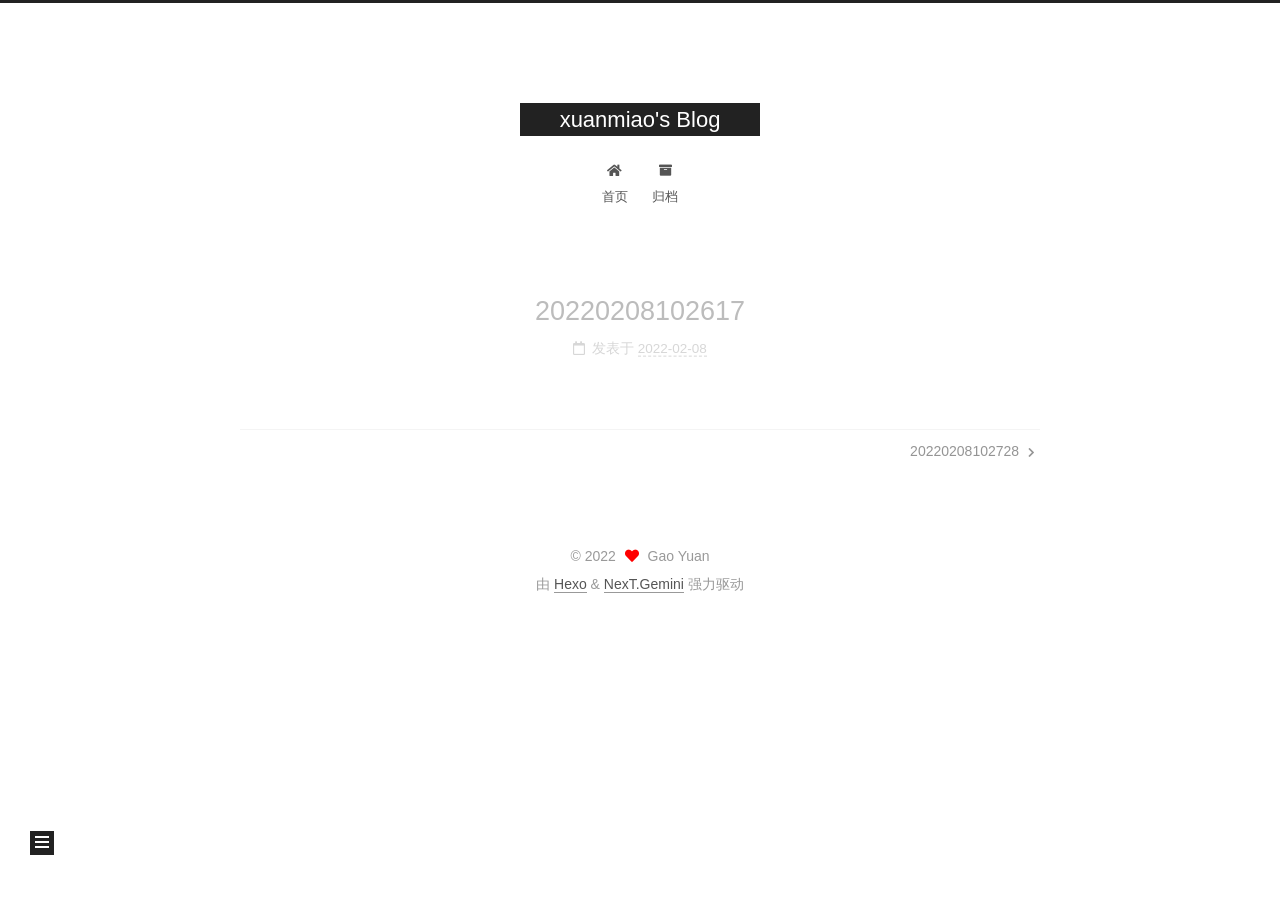
<file: 2022/02/08/20220208102617/index.html>
<!DOCTYPE html>
<html lang="zh-CN">
<head>
  <meta charset="UTF-8">
<meta name="viewport" content="width=device-width, initial-scale=1, maximum-scale=2">
<meta name="theme-color" content="#222">
<meta name="generator" content="Hexo 6.0.0">
  <link rel="apple-touch-icon" sizes="180x180" href="/images/apple-touch-icon-next.png">
  <link rel="icon" type="image/png" sizes="32x32" href="/images/favicon-32x32-next.png">
  <link rel="icon" type="image/png" sizes="16x16" href="/images/favicon-16x16-next.png">
  <link rel="mask-icon" href="/images/logo.svg" color="#222">

<link rel="stylesheet" href="/css/main.css">


<link rel="stylesheet" href="/lib/font-awesome/css/all.min.css">

<script id="hexo-configurations">
    var NexT = window.NexT || {};
    var CONFIG = {"hostname":"example.com","root":"/","scheme":"Gemini","version":"7.8.0","exturl":false,"sidebar":{"position":"left","display":"post","padding":18,"offset":12,"onmobile":false},"copycode":{"enable":false,"show_result":false,"style":null},"back2top":{"enable":true,"sidebar":false,"scrollpercent":false},"bookmark":{"enable":false,"color":"#222","save":"auto"},"fancybox":false,"mediumzoom":false,"lazyload":false,"pangu":false,"comments":{"style":"tabs","active":null,"storage":true,"lazyload":false,"nav":null},"algolia":{"hits":{"per_page":10},"labels":{"input_placeholder":"Search for Posts","hits_empty":"We didn't find any results for the search: ${query}","hits_stats":"${hits} results found in ${time} ms"}},"localsearch":{"enable":false,"trigger":"auto","top_n_per_article":1,"unescape":false,"preload":false},"motion":{"enable":true,"async":false,"transition":{"post_block":"fadeIn","post_header":"slideDownIn","post_body":"slideDownIn","coll_header":"slideLeftIn","sidebar":"slideUpIn"}},"path":"search.xml"};
  </script>

  <meta property="og:type" content="article">
<meta property="og:title" content="20220208102617">
<meta property="og:url" content="http://example.com/2022/02/08/20220208102617/index.html">
<meta property="og:site_name" content="xuanmiao&#39;s Blog">
<meta property="og:locale" content="zh_CN">
<meta property="article:published_time" content="2022-02-08T02:26:17.000Z">
<meta property="article:modified_time" content="2022-02-08T02:26:17.546Z">
<meta property="article:author" content="Gao Yuan">
<meta name="twitter:card" content="summary">

<link rel="canonical" href="http://example.com/2022/02/08/20220208102617/">


<script id="page-configurations">
  // https://hexo.io/docs/variables.html
  CONFIG.page = {
    sidebar: "",
    isHome : false,
    isPost : true,
    lang   : 'zh-CN'
  };
</script>

  <title>20220208102617 | xuanmiao's Blog</title>
  






  <noscript>
  <style>
  .use-motion .brand,
  .use-motion .menu-item,
  .sidebar-inner,
  .use-motion .post-block,
  .use-motion .pagination,
  .use-motion .comments,
  .use-motion .post-header,
  .use-motion .post-body,
  .use-motion .collection-header { opacity: initial; }

  .use-motion .site-title,
  .use-motion .site-subtitle {
    opacity: initial;
    top: initial;
  }

  .use-motion .logo-line-before i { left: initial; }
  .use-motion .logo-line-after i { right: initial; }
  </style>
</noscript>


<style>.github-emoji { position: relative; display: inline-block; width: 1.2em; min-height: 1.2em; overflow: hidden; vertical-align: top; color: transparent; }  .github-emoji > span { position: relative; z-index: 10; }  .github-emoji img, .github-emoji .fancybox { margin: 0 !important; padding: 0 !important; border: none !important; outline: none !important; text-decoration: none !important; user-select: none !important; cursor: auto !important; }  .github-emoji img { height: 1.2em !important; width: 1.2em !important; position: absolute !important; left: 50% !important; top: 50% !important; transform: translate(-50%, -50%) !important; user-select: none !important; cursor: auto !important; } .github-emoji-fallback { color: inherit; } .github-emoji-fallback img { opacity: 0 !important; }</style>
<link rel="alternate" href="/atom.xml" title="xuanmiao's Blog" type="application/atom+xml">
</head>

<body itemscope itemtype="http://schema.org/WebPage">
  <div class="container use-motion">
    <div class="headband"></div>

    <header class="header" itemscope itemtype="http://schema.org/WPHeader">
      <div class="header-inner"><div class="site-brand-container">
  <div class="site-nav-toggle">
    <div class="toggle" aria-label="切换导航栏">
      <span class="toggle-line toggle-line-first"></span>
      <span class="toggle-line toggle-line-middle"></span>
      <span class="toggle-line toggle-line-last"></span>
    </div>
  </div>

  <div class="site-meta">

    <a href="/" class="brand" rel="start">
      <span class="logo-line-before"><i></i></span>
      <h1 class="site-title">xuanmiao's Blog</h1>
      <span class="logo-line-after"><i></i></span>
    </a>
  </div>

  <div class="site-nav-right">
    <div class="toggle popup-trigger">
    </div>
  </div>
</div>




<nav class="site-nav">
  <ul id="menu" class="main-menu menu">
        <li class="menu-item menu-item-home">

    <a href="/" rel="section"><i class="fa fa-home fa-fw"></i>首页</a>

  </li>
        <li class="menu-item menu-item-archives">

    <a href="/archives/" rel="section"><i class="fa fa-archive fa-fw"></i>归档</a>

  </li>
  </ul>
</nav>




</div>
    </header>

    
  <div class="back-to-top">
    <i class="fa fa-arrow-up"></i>
    <span>0%</span>
  </div>


    <main class="main">
      <div class="main-inner">
        <div class="content-wrap">
          

          <div class="content post posts-expand">
            

    
  
  
  <article itemscope itemtype="http://schema.org/Article" class="post-block" lang="zh-CN">
    <link itemprop="mainEntityOfPage" href="http://example.com/2022/02/08/20220208102617/">

    <span hidden itemprop="author" itemscope itemtype="http://schema.org/Person">
      <meta itemprop="image" content="/images/avatar.gif">
      <meta itemprop="name" content="Gao Yuan">
      <meta itemprop="description" content="">
    </span>

    <span hidden itemprop="publisher" itemscope itemtype="http://schema.org/Organization">
      <meta itemprop="name" content="xuanmiao's Blog">
    </span>
      <header class="post-header">
        <h1 class="post-title" itemprop="name headline">
          20220208102617
        </h1>

        <div class="post-meta">
            <span class="post-meta-item">
              <span class="post-meta-item-icon">
                <i class="far fa-calendar"></i>
              </span>
              <span class="post-meta-item-text">发表于</span>

              <time title="创建时间：2022-02-08 10:26:17" itemprop="dateCreated datePublished" datetime="2022-02-08T10:26:17+08:00">2022-02-08</time>
            </span>

          

        </div>
      </header>

    
    
    
    <div class="post-body" itemprop="articleBody">

      
        
    </div>

    
    
    

      <footer class="post-footer">

        


        
    <div class="post-nav">
      <div class="post-nav-item"></div>
      <div class="post-nav-item">
    <a href="/2022/02/08/20220208102728/" rel="next" title="20220208102728">
      20220208102728 <i class="fa fa-chevron-right"></i>
    </a></div>
    </div>
      </footer>
    
  </article>
  
  
  



          </div>
          

<script>
  window.addEventListener('tabs:register', () => {
    let { activeClass } = CONFIG.comments;
    if (CONFIG.comments.storage) {
      activeClass = localStorage.getItem('comments_active') || activeClass;
    }
    if (activeClass) {
      let activeTab = document.querySelector(`a[href="#comment-${activeClass}"]`);
      if (activeTab) {
        activeTab.click();
      }
    }
  });
  if (CONFIG.comments.storage) {
    window.addEventListener('tabs:click', event => {
      if (!event.target.matches('.tabs-comment .tab-content .tab-pane')) return;
      let commentClass = event.target.classList[1];
      localStorage.setItem('comments_active', commentClass);
    });
  }
</script>

        </div>
          
  
  <div class="toggle sidebar-toggle">
    <span class="toggle-line toggle-line-first"></span>
    <span class="toggle-line toggle-line-middle"></span>
    <span class="toggle-line toggle-line-last"></span>
  </div>

  <aside class="sidebar">
    <div class="sidebar-inner">

      <ul class="sidebar-nav motion-element">
        <li class="sidebar-nav-toc">
          文章目录
        </li>
        <li class="sidebar-nav-overview">
          站点概览
        </li>
      </ul>

      <!--noindex-->
      <div class="post-toc-wrap sidebar-panel">
      </div>
      <!--/noindex-->

      <div class="site-overview-wrap sidebar-panel">
        <div class="site-author motion-element" itemprop="author" itemscope itemtype="http://schema.org/Person">
  <p class="site-author-name" itemprop="name">Gao Yuan</p>
  <div class="site-description" itemprop="description"></div>
</div>
<div class="site-state-wrap motion-element">
  <nav class="site-state">
      <div class="site-state-item site-state-posts">
          <a href="/archives/">
        
          <span class="site-state-item-count">2</span>
          <span class="site-state-item-name">日志</span>
        </a>
      </div>
  </nav>
</div>



      </div>

    </div>
  </aside>
  <div id="sidebar-dimmer"></div>


      </div>
    </main>

    <footer class="footer">
      <div class="footer-inner">
        

        

<div class="copyright">
  
  &copy; 
  <span itemprop="copyrightYear">2022</span>
  <span class="with-love">
    <i class="fa fa-heart"></i>
  </span>
  <span class="author" itemprop="copyrightHolder">Gao Yuan</span>
</div>
  <div class="powered-by">由 <a href="https://hexo.io/" class="theme-link" rel="noopener" target="_blank">Hexo</a> & <a href="https://theme-next.org/" class="theme-link" rel="noopener" target="_blank">NexT.Gemini</a> 强力驱动
  </div>

        








      </div>
    </footer>
  </div>

  
  <script src="/lib/anime.min.js"></script>
  <script src="/lib/velocity/velocity.min.js"></script>
  <script src="/lib/velocity/velocity.ui.min.js"></script>

<script src="/js/utils.js"></script>

<script src="/js/motion.js"></script>


<script src="/js/schemes/pisces.js"></script>


<script src="/js/next-boot.js"></script>




  















  

  

</body>
</html>
</file>
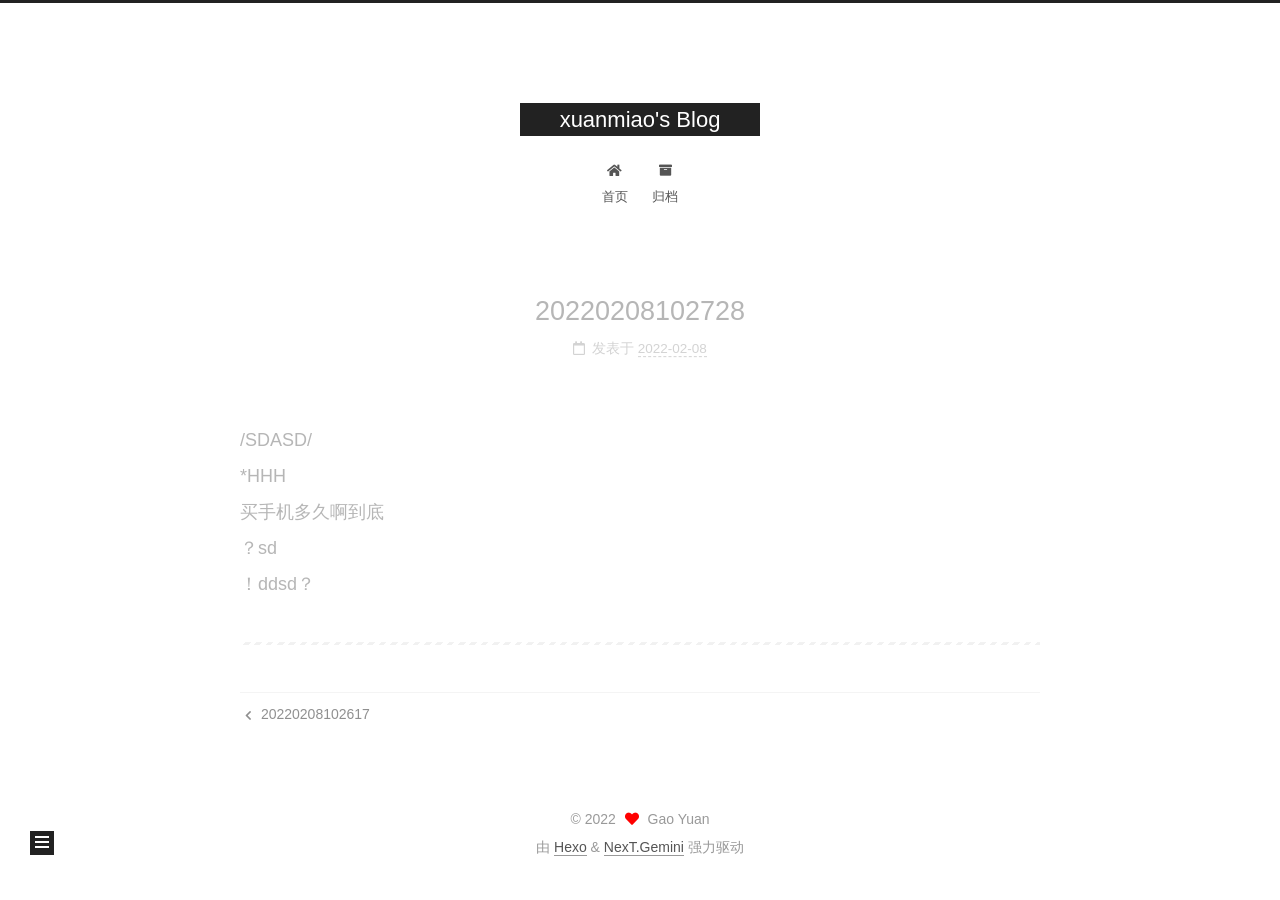
<file: 2022/02/08/20220208102728/index.html>
<!DOCTYPE html>
<html lang="zh-CN">
<head>
  <meta charset="UTF-8">
<meta name="viewport" content="width=device-width, initial-scale=1, maximum-scale=2">
<meta name="theme-color" content="#222">
<meta name="generator" content="Hexo 6.0.0">
  <link rel="apple-touch-icon" sizes="180x180" href="/images/apple-touch-icon-next.png">
  <link rel="icon" type="image/png" sizes="32x32" href="/images/favicon-32x32-next.png">
  <link rel="icon" type="image/png" sizes="16x16" href="/images/favicon-16x16-next.png">
  <link rel="mask-icon" href="/images/logo.svg" color="#222">

<link rel="stylesheet" href="/css/main.css">


<link rel="stylesheet" href="/lib/font-awesome/css/all.min.css">

<script id="hexo-configurations">
    var NexT = window.NexT || {};
    var CONFIG = {"hostname":"example.com","root":"/","scheme":"Gemini","version":"7.8.0","exturl":false,"sidebar":{"position":"left","display":"post","padding":18,"offset":12,"onmobile":false},"copycode":{"enable":false,"show_result":false,"style":null},"back2top":{"enable":true,"sidebar":false,"scrollpercent":false},"bookmark":{"enable":false,"color":"#222","save":"auto"},"fancybox":false,"mediumzoom":false,"lazyload":false,"pangu":false,"comments":{"style":"tabs","active":null,"storage":true,"lazyload":false,"nav":null},"algolia":{"hits":{"per_page":10},"labels":{"input_placeholder":"Search for Posts","hits_empty":"We didn't find any results for the search: ${query}","hits_stats":"${hits} results found in ${time} ms"}},"localsearch":{"enable":false,"trigger":"auto","top_n_per_article":1,"unescape":false,"preload":false},"motion":{"enable":true,"async":false,"transition":{"post_block":"fadeIn","post_header":"slideDownIn","post_body":"slideDownIn","coll_header":"slideLeftIn","sidebar":"slideUpIn"}},"path":"search.xml"};
  </script>

  <meta name="description" content="&#x2F;SDASD&#x2F;*HHH买手机多久啊到底？sd！ddsd？">
<meta property="og:type" content="article">
<meta property="og:title" content="20220208102728">
<meta property="og:url" content="http://example.com/2022/02/08/20220208102728/index.html">
<meta property="og:site_name" content="xuanmiao&#39;s Blog">
<meta property="og:description" content="&#x2F;SDASD&#x2F;*HHH买手机多久啊到底？sd！ddsd？">
<meta property="og:locale" content="zh_CN">
<meta property="article:published_time" content="2022-02-08T02:27:28.000Z">
<meta property="article:modified_time" content="2022-02-08T02:28:47.719Z">
<meta property="article:author" content="Gao Yuan">
<meta name="twitter:card" content="summary">

<link rel="canonical" href="http://example.com/2022/02/08/20220208102728/">


<script id="page-configurations">
  // https://hexo.io/docs/variables.html
  CONFIG.page = {
    sidebar: "",
    isHome : false,
    isPost : true,
    lang   : 'zh-CN'
  };
</script>

  <title>20220208102728 | xuanmiao's Blog</title>
  






  <noscript>
  <style>
  .use-motion .brand,
  .use-motion .menu-item,
  .sidebar-inner,
  .use-motion .post-block,
  .use-motion .pagination,
  .use-motion .comments,
  .use-motion .post-header,
  .use-motion .post-body,
  .use-motion .collection-header { opacity: initial; }

  .use-motion .site-title,
  .use-motion .site-subtitle {
    opacity: initial;
    top: initial;
  }

  .use-motion .logo-line-before i { left: initial; }
  .use-motion .logo-line-after i { right: initial; }
  </style>
</noscript>


<style>.github-emoji { position: relative; display: inline-block; width: 1.2em; min-height: 1.2em; overflow: hidden; vertical-align: top; color: transparent; }  .github-emoji > span { position: relative; z-index: 10; }  .github-emoji img, .github-emoji .fancybox { margin: 0 !important; padding: 0 !important; border: none !important; outline: none !important; text-decoration: none !important; user-select: none !important; cursor: auto !important; }  .github-emoji img { height: 1.2em !important; width: 1.2em !important; position: absolute !important; left: 50% !important; top: 50% !important; transform: translate(-50%, -50%) !important; user-select: none !important; cursor: auto !important; } .github-emoji-fallback { color: inherit; } .github-emoji-fallback img { opacity: 0 !important; }</style>
<link rel="alternate" href="/atom.xml" title="xuanmiao's Blog" type="application/atom+xml">
</head>

<body itemscope itemtype="http://schema.org/WebPage">
  <div class="container use-motion">
    <div class="headband"></div>

    <header class="header" itemscope itemtype="http://schema.org/WPHeader">
      <div class="header-inner"><div class="site-brand-container">
  <div class="site-nav-toggle">
    <div class="toggle" aria-label="切换导航栏">
      <span class="toggle-line toggle-line-first"></span>
      <span class="toggle-line toggle-line-middle"></span>
      <span class="toggle-line toggle-line-last"></span>
    </div>
  </div>

  <div class="site-meta">

    <a href="/" class="brand" rel="start">
      <span class="logo-line-before"><i></i></span>
      <h1 class="site-title">xuanmiao's Blog</h1>
      <span class="logo-line-after"><i></i></span>
    </a>
  </div>

  <div class="site-nav-right">
    <div class="toggle popup-trigger">
    </div>
  </div>
</div>




<nav class="site-nav">
  <ul id="menu" class="main-menu menu">
        <li class="menu-item menu-item-home">

    <a href="/" rel="section"><i class="fa fa-home fa-fw"></i>首页</a>

  </li>
        <li class="menu-item menu-item-archives">

    <a href="/archives/" rel="section"><i class="fa fa-archive fa-fw"></i>归档</a>

  </li>
  </ul>
</nav>




</div>
    </header>

    
  <div class="back-to-top">
    <i class="fa fa-arrow-up"></i>
    <span>0%</span>
  </div>


    <main class="main">
      <div class="main-inner">
        <div class="content-wrap">
          

          <div class="content post posts-expand">
            

    
  
  
  <article itemscope itemtype="http://schema.org/Article" class="post-block" lang="zh-CN">
    <link itemprop="mainEntityOfPage" href="http://example.com/2022/02/08/20220208102728/">

    <span hidden itemprop="author" itemscope itemtype="http://schema.org/Person">
      <meta itemprop="image" content="/images/avatar.gif">
      <meta itemprop="name" content="Gao Yuan">
      <meta itemprop="description" content="">
    </span>

    <span hidden itemprop="publisher" itemscope itemtype="http://schema.org/Organization">
      <meta itemprop="name" content="xuanmiao's Blog">
    </span>
      <header class="post-header">
        <h1 class="post-title" itemprop="name headline">
          20220208102728
        </h1>

        <div class="post-meta">
            <span class="post-meta-item">
              <span class="post-meta-item-icon">
                <i class="far fa-calendar"></i>
              </span>
              <span class="post-meta-item-text">发表于</span>
              

              <time title="创建时间：2022-02-08 10:27:28 / 修改时间：10:28:47" itemprop="dateCreated datePublished" datetime="2022-02-08T10:27:28+08:00">2022-02-08</time>
            </span>

          

        </div>
      </header>

    
    
    
    <div class="post-body" itemprop="articleBody">

      
        <p>/SDASD/<br>*HHH<br>买手机多久啊到底<br>？sd<br>！ddsd？</p>
<hr>

    </div>

    
    
    

      <footer class="post-footer">

        


        
    <div class="post-nav">
      <div class="post-nav-item">
    <a href="/2022/02/08/20220208102617/" rel="prev" title="20220208102617">
      <i class="fa fa-chevron-left"></i> 20220208102617
    </a></div>
      <div class="post-nav-item"></div>
    </div>
      </footer>
    
  </article>
  
  
  



          </div>
          

<script>
  window.addEventListener('tabs:register', () => {
    let { activeClass } = CONFIG.comments;
    if (CONFIG.comments.storage) {
      activeClass = localStorage.getItem('comments_active') || activeClass;
    }
    if (activeClass) {
      let activeTab = document.querySelector(`a[href="#comment-${activeClass}"]`);
      if (activeTab) {
        activeTab.click();
      }
    }
  });
  if (CONFIG.comments.storage) {
    window.addEventListener('tabs:click', event => {
      if (!event.target.matches('.tabs-comment .tab-content .tab-pane')) return;
      let commentClass = event.target.classList[1];
      localStorage.setItem('comments_active', commentClass);
    });
  }
</script>

        </div>
          
  
  <div class="toggle sidebar-toggle">
    <span class="toggle-line toggle-line-first"></span>
    <span class="toggle-line toggle-line-middle"></span>
    <span class="toggle-line toggle-line-last"></span>
  </div>

  <aside class="sidebar">
    <div class="sidebar-inner">

      <ul class="sidebar-nav motion-element">
        <li class="sidebar-nav-toc">
          文章目录
        </li>
        <li class="sidebar-nav-overview">
          站点概览
        </li>
      </ul>

      <!--noindex-->
      <div class="post-toc-wrap sidebar-panel">
      </div>
      <!--/noindex-->

      <div class="site-overview-wrap sidebar-panel">
        <div class="site-author motion-element" itemprop="author" itemscope itemtype="http://schema.org/Person">
  <p class="site-author-name" itemprop="name">Gao Yuan</p>
  <div class="site-description" itemprop="description"></div>
</div>
<div class="site-state-wrap motion-element">
  <nav class="site-state">
      <div class="site-state-item site-state-posts">
          <a href="/archives/">
        
          <span class="site-state-item-count">2</span>
          <span class="site-state-item-name">日志</span>
        </a>
      </div>
  </nav>
</div>



      </div>

    </div>
  </aside>
  <div id="sidebar-dimmer"></div>


      </div>
    </main>

    <footer class="footer">
      <div class="footer-inner">
        

        

<div class="copyright">
  
  &copy; 
  <span itemprop="copyrightYear">2022</span>
  <span class="with-love">
    <i class="fa fa-heart"></i>
  </span>
  <span class="author" itemprop="copyrightHolder">Gao Yuan</span>
</div>
  <div class="powered-by">由 <a href="https://hexo.io/" class="theme-link" rel="noopener" target="_blank">Hexo</a> & <a href="https://theme-next.org/" class="theme-link" rel="noopener" target="_blank">NexT.Gemini</a> 强力驱动
  </div>

        








      </div>
    </footer>
  </div>

  
  <script src="/lib/anime.min.js"></script>
  <script src="/lib/velocity/velocity.min.js"></script>
  <script src="/lib/velocity/velocity.ui.min.js"></script>

<script src="/js/utils.js"></script>

<script src="/js/motion.js"></script>


<script src="/js/schemes/pisces.js"></script>


<script src="/js/next-boot.js"></script>




  















  

  

</body>
</html>
</file>
<file: css/style.css>
@import url('https://fonts.googleapis.com/css2?family=DM+Sans:wght@400;500;600;700&family=IBM+Plex+Mono:wght@400;500&display=swap');
:root {color-scheme:dark;--bg:#0d0e10;--fg:#deddd8;--muted:#969992;--accent:#c6d4c9;--line:#353837;--font:Georgia,'Times New Roman',serif;--mono:'IBM Plex Mono','SFMono-Regular',Consolas,monospace}
*{box-sizing:border-box}html{scroll-behavior:smooth;scroll-padding-top:25px}body{margin:0;background:var(--bg);color:var(--fg);font:17px/1.7 var(--font);-webkit-font-smoothing:antialiased}a{color:inherit;text-decoration-color:color-mix(in srgb,var(--accent),transparent 55%);text-underline-offset:4px;transition:color .15s}a:hover{color:var(--accent);text-decoration-color:var(--accent)}a:focus-visible,summary:focus-visible{outline:2px solid var(--accent);outline-offset:6px}em{font-style:normal;color:var(--accent)}strong{font-weight:600;color:var(--fg)}.skip{position:fixed;top:-100px;background:var(--bg);padding:10px;z-index:2}.skip:focus{top:8px}.topline{display:flex;justify-content:space-between;max-width:1160px;margin:0 auto;padding:25px 40px;font:10px/1.5 var(--mono);letter-spacing:.1em;color:var(--muted)}.dot{display:inline-block;width:5px;height:5px;border-radius:50%;background:var(--accent);margin-left:6px;vertical-align:middle}main{max-width:740px;padding:54px 30px 28px;margin:auto}.identity{margin-bottom:62px}.eyebrow{font:10px/1.7 var(--mono);letter-spacing:.15em;color:var(--muted);margin-bottom:12px}.prompt,.command{color:var(--accent)}h1{font-size:42px;font-weight:400;line-height:1.2;letter-spacing:-.035em;margin:0 0 13px}.cursor{font-family:var(--mono);font-size:.65em;color:var(--accent);margin-left:4px}.field{font:11px/1.8 var(--mono);color:var(--muted);margin:0 0 15px}nav{display:flex;gap:24px;flex-wrap:wrap;font:12px/1.7 var(--mono);margin-bottom:36px}nav a{text-decoration:underline}nav a span{color:var(--muted)}.bio{margin:0 0 13px}.secondary{color:var(--muted)}section{margin-bottom:50px;scroll-margin-top:30px}.section-heading{display:flex;align-items:baseline;justify-content:space-between;gap:14px;border-bottom:1px solid var(--line);padding-bottom:12px;margin-bottom:23px}h2{font-size:21px;line-height:1.4;font-weight:400;margin:0}.command{font:13px/1 var(--mono);margin-right:10px}.section-note{font:9px/1.5 var(--mono);letter-spacing:.08em;color:var(--muted);white-space:nowrap}.news-list{list-style:none;padding:0;margin:0}.news-list li{display:grid;grid-template-columns:100px 1fr;gap:23px;margin:0 0 19px}time{font:10px/1.8 var(--mono);color:var(--muted);padding-top:5px}.news-list p{margin:0;line-height:1.65}.paper-meta{display:flex;justify-content:space-between;font:10px/1.6 var(--mono);color:var(--accent);margin:0 0 13px}.paper-meta span:last-child{color:var(--muted);font-size:9px}h3{font-size:20px;font-weight:400;line-height:1.5;margin:0 0 11px}h3 a{text-decoration:none}h3 a:hover{text-decoration:underline}.authors{font-size:14px;line-height:1.7;color:var(--muted);margin:0 0 8px}.venue{font-size:12px;font-style:italic;color:var(--muted);margin:0 0 17px}.paper-summary{font-size:15px;color:var(--muted);margin:0 0 18px}.paper-actions{display:flex;align-items:flex-start;gap:24px;font:11px/1.7 var(--mono)}.paper-actions>a{text-decoration:none;white-space:nowrap}details{min-width:0}summary{cursor:pointer;list-style:none;color:var(--muted)}summary::-webkit-details-marker{display:none}details[open] summary{color:var(--accent)}details p{font:14px/1.8 var(--font);color:var(--muted);margin:12px 0 0}footer{display:flex;justify-content:space-between;border-top:1px solid var(--line);padding-top:21px;margin-top:65px;color:var(--muted);font:10px/1.7 var(--mono)}footer a{text-decoration:none}
/* A · A quiet manuscript, with terminal metadata. */
.ink .identity{text-align:center}.ink nav{justify-content:center}.ink .bio{text-align:left}.ink .eyebrow{display:none}.ink h1{font-size:35px}.ink .field{margin-top:20px}.ink .cursor{display:none}.ink .command{font-size:11px;opacity:.65}.ink .section-heading h2{flex:1;text-align:center}.ink .section-note{display:none}.ink .paper-meta span:last-child{display:none}
/* B · Left aligned command headings, soft mint, contemporary body. */
.console{--bg:#0a0e0d;--fg:#d9e3df;--muted:#8faaa0;--accent:#9bd2b5;--line:#263a31;--font:'DM Sans',Arial,sans-serif}.console h1,.console h2,.console h3{font-family:var(--mono)}.console h1{font-size:40px;letter-spacing:-.065em}.console h2{font-size:16px}.console h3{font-size:17px}.console .field{color:var(--accent)}.console .news-list{border-left:1px solid var(--line);padding-left:20px}.console .news-list li{position:relative}.console .news-list li:before{content:'';position:absolute;left:-23px;top:10px;width:5px;height:5px;background:var(--accent)}.console .paper{padding:22px;border:1px solid var(--line)}.console main{max-width:800px}.console .paper-meta{margin-bottom:19px}
/* C · Expressive typography and gallery-like spacing. */
.noir{--bg:#11100f;--fg:#ece5da;--muted:#a99f93;--accent:#d6bda0;--line:#39312a}.noir main{max-width:960px;padding-top:55px}.noir .identity{display:grid;grid-template-columns:1fr 1fr;column-gap:50px;align-items:start;margin-bottom:70px}.noir .eyebrow{grid-column:1/-1;margin-bottom:22px}.noir h1{grid-column:1;font-size:78px;line-height:1.04;max-width:280px;margin-bottom:25px}.noir .cursor{display:none}.noir .field{grid-column:1;font-size:10px}.noir nav{grid-column:1;margin:12px 0 0}.noir .bio{grid-column:2;grid-row:2/4;font-size:24px;line-height:1.55}.noir .secondary{grid-row:4;font:14px/1.8 'DM Sans',sans-serif}.noir h2{font-size:30px}.noir .command{display:none}.noir .news-list li{gap:35px;border-bottom:1px solid var(--line);padding-bottom:20px}.noir h3{font-size:28px;max-width:710px}.noir .paper-summary{max-width:640px}.noir .authors{font-family:'DM Sans',sans-serif}
/* D · A profile column alongside a dense research archive. */
.graphite{--bg:#121315;--fg:#e0e2e4;--muted:#989da4;--accent:#c6cfdd;--line:#34373c;--font:'DM Sans',Arial,sans-serif}.graphite main{max-width:1080px;display:grid;grid-template-columns:230px 1fr;gap:0 65px;padding-top:65px}.graphite .identity{grid-column:1;grid-row:1/4;position:sticky;top:35px;align-self:start}.graphite h1{font-family:Georgia,serif;font-size:40px;line-height:1.2}.graphite .cursor{display:none}.graphite .field{font-size:10px;max-width:200px}.graphite nav{gap:14px;margin-bottom:30px;font-size:10px}.graphite .bio{font-size:14px}.graphite .eyebrow{font-size:9px;margin-bottom:22px}.graphite section,.graphite footer{grid-column:2}.graphite h2{font-family:var(--mono);font-size:15px}.graphite h3{font-size:20px;font-weight:500}.graphite .section-note{display:none}.graphite .news-list li{grid-template-columns:88px 1fr;gap:18px;font-size:14px}.graphite .authors{font-size:12px}.graphite .paper{border-left:2px solid var(--accent);padding-left:21px}.graphite footer{margin-top:10px}
/* Keep the selected bibliography compact, especially in the two-column layout. */
.paper-foot{display:flex;align-items:baseline;gap:16px;font:10px/1.6 var(--mono);color:var(--muted)}
.paper-foot a{color:var(--accent);text-decoration:none}
.paper-foot{flex-wrap:wrap}
.paper + .paper{margin-top:20px;padding-top:18px;border-top:1px solid var(--line)}
.graphite .publications{margin-bottom:26px}
.graphite .publications .section-heading{padding-bottom:10px;margin-bottom:17px}
.graphite .publications h2{font-size:14px}
.graphite .paper{border:0;padding:0}
.graphite .paper + .paper{margin-top:20px;padding-top:18px;border-top:1px solid var(--line)}
.graphite .paper h3{font-size:16px;line-height:1.45;font-weight:500;margin:0 0 7px}
.graphite .paper .authors{font-size:12px;line-height:1.6;margin:0 0 7px}
/* E · Archival terminal typography, restrained amber. */
.amber{--bg:#100e0b;--fg:#dfd5c5;--muted:#a79881;--accent:#d8b06c;--line:#3d3325;--font:'IBM Plex Mono','SFMono-Regular',monospace;font-size:13px}.amber main{max-width:820px}.amber .identity{border:1px solid var(--line);padding:30px;margin-bottom:45px}.amber h1{font:38px/1.3 var(--mono);letter-spacing:-.06em}.amber .eyebrow{margin-bottom:22px}.amber h2{font:14px/1.5 var(--mono)}.amber h3{font:16px/1.65 var(--mono)}.amber .field{font-size:10px}.amber nav{margin-bottom:25px;font-size:11px}.amber .news-list li{grid-template-columns:95px 1fr;gap:20px;margin-bottom:23px}.amber .news-list p{line-height:1.9}.amber .authors,.amber .paper-summary{font-size:12px}.amber .paper{border-bottom:1px dashed var(--line);padding-bottom:25px}.amber .venue{font:10px/1.8 var(--mono)}.amber strong{font-weight:500}.amber .paper-meta span:first-child{background:var(--accent);color:var(--bg);padding:3px 8px}
/* F · Engineering notebook, a blue accent and numbered margins. */
.blueprint{--bg:#0b1017;--fg:#dfe5ed;--muted:#8fa0b5;--accent:#92b8e4;--line:#293747;--font:'DM Sans',Arial,sans-serif}.blueprint main{max-width:930px;border-left:1px solid var(--line);border-right:1px solid var(--line);padding:50px 45px 28px}.blueprint .topline{max-width:930px;border-bottom:1px solid var(--line);padding-left:0;padding-right:0}.blueprint .identity{position:relative;border-bottom:1px solid var(--line);padding-bottom:35px;margin-bottom:40px}.blueprint h1{font-size:60px;letter-spacing:-.06em}.blueprint .eyebrow{color:var(--accent)}.blueprint .bio{max-width:660px}.blueprint h2{font:14px/1.5 var(--mono)}.blueprint .command{font-size:11px}.blueprint .news-list li{padding:15px 0;margin:0;border-bottom:1px solid var(--line);gap:30px;font-size:15px}.blueprint .news-list li:last-child{border-bottom:0}.blueprint .paper-meta{margin-top:30px}.blueprint h3{font-size:23px;font-weight:500}.blueprint .paper-summary{border-left:2px solid var(--accent);padding-left:18px}.blueprint footer{margin-top:25px}
@media(max-width:650px){body{font-size:16px}.topline{padding:20px 22px;font-size:8px}main{padding:32px 22px 25px}.identity{margin-bottom:42px}h1{font-size:34px}.news-list li{grid-template-columns:1fr;gap:5px;margin-bottom:23px}.section-note{font-size:8px}h2{font-size:20px}.authors{font-size:13px}.paper-meta span:last-child{display:none}.noir main{padding-top:25px}.noir .identity{display:block;margin-bottom:45px}.noir h1{font-size:58px;max-width:none}.noir .field{max-width:none}.noir nav{margin:20px 0 28px}.noir .bio{font-size:21px}.noir .secondary{font-size:14px}.noir h2{font-size:25px}.noir h3{font-size:23px}.noir .news-list li{gap:8px}.graphite main{display:block;padding-top:25px}.graphite .identity{position:static;border-bottom:1px solid var(--line);padding-bottom:30px}.graphite .field{max-width:none}.graphite .bio{font-size:15px}.graphite .news-list li{grid-template-columns:1fr;gap:6px}.graphite .section-note{display:block}.console h1{font-size:34px}.console .paper{padding:17px}.amber .identity{padding:20px}.amber h1{font-size:30px}.amber .news-list li{grid-template-columns:1fr;gap:7px}.blueprint main{border:0;padding:25px 22px}.blueprint .topline{padding:20px 22px}.blueprint h1{font-size:45px}.blueprint .news-list li{grid-template-columns:1fr;gap:6px}.paper-actions{gap:18px}footer{margin-top:45px}nav{gap:18px}}
@media(prefers-reduced-motion:reduce){html{scroll-behavior:auto}*{transition:none!important}}

/* Agent usage card (live from viberank). */
.usage{margin-top:26px;border:1px solid var(--line);padding:14px 16px 12px;font:10px/1.6 var(--mono);color:var(--muted)}
.usage-head{display:flex;justify-content:space-between;align-items:baseline;gap:10px;letter-spacing:.06em;margin-bottom:10px}
.usage-head .prompt{margin-right:6px}
.usage-head a{color:var(--accent);text-decoration:none}
.usage-big{margin:0 0 10px;font:34px/1.1 Georgia,serif;color:var(--fg);letter-spacing:-.02em}
.usage-big small{font:10px/1 var(--mono);color:var(--muted);letter-spacing:.08em;margin-left:4px}
.usage-grid{display:grid;grid-template-columns:repeat(3,minmax(0,1fr));gap:8px;margin:0 0 10px;padding-top:10px;border-top:1px solid var(--line)}
.usage-grid dt{font-size:9px;letter-spacing:.08em;color:var(--muted)}
.usage-grid dd{margin:0;font-size:13px;color:var(--fg)}
.usage-note{margin:0;font-size:9px;letter-spacing:.06em}
.usage-note .dot{margin:0 8px 0 0;vertical-align:1px}
@media(max-width:650px){.usage{max-width:360px}}
</file>
<file: css/main.css>
:root {
  --body-bg-color: #fff;
  --content-bg-color: #fff;
  --card-bg-color: #f5f5f5;
  --text-color: #555;
  --blockquote-color: #666;
  --link-color: #555;
  --link-hover-color: #222;
  --brand-color: #fff;
  --brand-hover-color: #fff;
  --table-row-odd-bg-color: #f9f9f9;
  --table-row-hover-bg-color: #f5f5f5;
  --menu-item-bg-color: #f5f5f5;
  --btn-default-bg: #222;
  --btn-default-color: #fff;
  --btn-default-border-color: #222;
  --btn-default-hover-bg: #fff;
  --btn-default-hover-color: #222;
  --btn-default-hover-border-color: #222;
}
html {
  line-height: 1.15; /* 1 */
  -webkit-text-size-adjust: 100%; /* 2 */
}
body {
  margin: 0;
}
main {
  display: block;
}
h1 {
  font-size: 2em;
  margin: 0.67em 0;
}
hr {
  box-sizing: content-box; /* 1 */
  height: 0; /* 1 */
  overflow: visible; /* 2 */
}
pre {
  font-family: monospace, monospace; /* 1 */
  font-size: 1em; /* 2 */
}
a {
  background: transparent;
}
abbr[title] {
  border-bottom: none; /* 1 */
  text-decoration: underline; /* 2 */
  text-decoration: underline dotted; /* 2 */
}
b,
strong {
  font-weight: bolder;
}
code,
kbd,
samp {
  font-family: monospace, monospace; /* 1 */
  font-size: 1em; /* 2 */
}
small {
  font-size: 80%;
}
sub,
sup {
  font-size: 75%;
  line-height: 0;
  position: relative;
  vertical-align: baseline;
}
sub {
  bottom: -0.25em;
}
sup {
  top: -0.5em;
}
img {
  border-style: none;
}
button,
input,
optgroup,
select,
textarea {
  font-family: inherit; /* 1 */
  font-size: 100%; /* 1 */
  line-height: 1.15; /* 1 */
  margin: 0; /* 2 */
}
button,
input {
/* 1 */
  overflow: visible;
}
button,
select {
/* 1 */
  text-transform: none;
}
button,
[type='button'],
[type='reset'],
[type='submit'] {
  -webkit-appearance: button;
}
button::-moz-focus-inner,
[type='button']::-moz-focus-inner,
[type='reset']::-moz-focus-inner,
[type='submit']::-moz-focus-inner {
  border-style: none;
  padding: 0;
}
button:-moz-focusring,
[type='button']:-moz-focusring,
[type='reset']:-moz-focusring,
[type='submit']:-moz-focusring {
  outline: 1px dotted ButtonText;
}
fieldset {
  padding: 0.35em 0.75em 0.625em;
}
legend {
  box-sizing: border-box; /* 1 */
  color: inherit; /* 2 */
  display: table; /* 1 */
  max-width: 100%; /* 1 */
  padding: 0; /* 3 */
  white-space: normal; /* 1 */
}
progress {
  vertical-align: baseline;
}
textarea {
  overflow: auto;
}
[type='checkbox'],
[type='radio'] {
  box-sizing: border-box; /* 1 */
  padding: 0; /* 2 */
}
[type='number']::-webkit-inner-spin-button,
[type='number']::-webkit-outer-spin-button {
  height: auto;
}
[type='search'] {
  outline-offset: -2px; /* 2 */
  -webkit-appearance: textfield; /* 1 */
}
[type='search']::-webkit-search-decoration {
  -webkit-appearance: none;
}
::-webkit-file-upload-button {
  font: inherit; /* 2 */
  -webkit-appearance: button; /* 1 */
}
details {
  display: block;
}
summary {
  display: list-item;
}
template {
  display: none;
}
[hidden] {
  display: none;
}
::selection {
  background: #262a30;
  color: #eee;
}
html,
body {
  height: 100%;
}
body {
  background: var(--body-bg-color);
  color: var(--text-color);
  font-family: 'Lato', "PingFang SC", "Microsoft YaHei", sans-serif;
  font-size: 1em;
  line-height: 2;
}
@media (max-width: 991px) {
  body {
    padding-left: 0 !important;
    padding-right: 0 !important;
  }
}
h1,
h2,
h3,
h4,
h5,
h6 {
  font-family: 'Lato', "PingFang SC", "Microsoft YaHei", sans-serif;
  font-weight: bold;
  line-height: 1.5;
  margin: 20px 0 15px;
}
h1 {
  font-size: 1.5em;
}
h2 {
  font-size: 1.375em;
}
h3 {
  font-size: 1.25em;
}
h4 {
  font-size: 1.125em;
}
h5 {
  font-size: 1em;
}
h6 {
  font-size: 0.875em;
}
p {
  margin: 0 0 20px 0;
}
a,
span.exturl {
  border-bottom: 1px solid #999;
  color: var(--link-color);
  outline: 0;
  text-decoration: none;
  overflow-wrap: break-word;
  word-wrap: break-word;
  cursor: pointer;
}
a:hover,
span.exturl:hover {
  border-bottom-color: var(--link-hover-color);
  color: var(--link-hover-color);
}
iframe,
img,
video {
  display: block;
  margin-left: auto;
  margin-right: auto;
  max-width: 100%;
}
hr {
  background-image: repeating-linear-gradient(-45deg, #ddd, #ddd 4px, transparent 4px, transparent 8px);
  border: 0;
  height: 3px;
  margin: 40px 0;
}
blockquote {
  border-left: 4px solid #ddd;
  color: var(--blockquote-color);
  margin: 0;
  padding: 0 15px;
}
blockquote cite::before {
  content: '-';
  padding: 0 5px;
}
dt {
  font-weight: bold;
}
dd {
  margin: 0;
  padding: 0;
}
kbd {
  background-color: #f5f5f5;
  background-image: linear-gradient(#eee, #fff, #eee);
  border: 1px solid #ccc;
  border-radius: 0.2em;
  box-shadow: 0.1em 0.1em 0.2em rgba(0,0,0,0.1);
  color: #555;
  font-family: inherit;
  padding: 0.1em 0.3em;
  white-space: nowrap;
}
.table-container {
  overflow: auto;
}
table {
  border-collapse: collapse;
  border-spacing: 0;
  font-size: 0.875em;
  margin: 0 0 20px 0;
  width: 100%;
}
tbody tr:nth-of-type(odd) {
  background: var(--table-row-odd-bg-color);
}
tbody tr:hover {
  background: var(--table-row-hover-bg-color);
}
caption,
th,
td {
  font-weight: normal;
  padding: 8px;
  vertical-align: middle;
}
th,
td {
  border: 1px solid #ddd;
  border-bottom: 3px solid #ddd;
}
th {
  font-weight: 700;
  padding-bottom: 10px;
}
td {
  border-bottom-width: 1px;
}
.btn {
  background: var(--btn-default-bg);
  border: 2px solid var(--btn-default-border-color);
  border-radius: 0;
  color: var(--btn-default-color);
  display: inline-block;
  font-size: 0.875em;
  line-height: 2;
  padding: 0 20px;
  text-decoration: none;
  transition-property: background-color;
  transition-delay: 0s;
  transition-duration: 0.2s;
  transition-timing-function: ease-in-out;
}
.btn:hover {
  background: var(--btn-default-hover-bg);
  border-color: var(--btn-default-hover-border-color);
  color: var(--btn-default-hover-color);
}
.btn + .btn {
  margin: 0 0 8px 8px;
}
.btn .fa-fw {
  text-align: left;
  width: 1.285714285714286em;
}
.toggle {
  line-height: 0;
}
.toggle .toggle-line {
  background: #fff;
  display: inline-block;
  height: 2px;
  left: 0;
  position: relative;
  top: 0;
  transition: all 0.4s;
  vertical-align: top;
  width: 100%;
}
.toggle .toggle-line:not(:first-child) {
  margin-top: 3px;
}
.toggle.toggle-arrow .toggle-line-first {
  left: 50%;
  top: 2px;
  transform: rotate(45deg);
  width: 50%;
}
.toggle.toggle-arrow .toggle-line-middle {
  left: 2px;
  width: 90%;
}
.toggle.toggle-arrow .toggle-line-last {
  left: 50%;
  top: -2px;
  transform: rotate(-45deg);
  width: 50%;
}
.toggle.toggle-close .toggle-line-first {
  transform: rotate(-45deg);
  top: 5px;
}
.toggle.toggle-close .toggle-line-middle {
  opacity: 0;
}
.toggle.toggle-close .toggle-line-last {
  transform: rotate(45deg);
  top: -5px;
}
.highlight,
pre {
  background: #f7f7f7;
  color: #4d4d4c;
  line-height: 1.6;
  margin: 0 auto 20px;
}
pre,
code {
  font-family: consolas, Menlo, monospace, "PingFang SC", "Microsoft YaHei";
}
code {
  background: #eee;
  border-radius: 3px;
  color: #555;
  padding: 2px 4px;
  overflow-wrap: break-word;
  word-wrap: break-word;
}
.highlight *::selection {
  background: #d6d6d6;
}
.highlight pre {
  border: 0;
  margin: 0;
  padding: 10px 0;
}
.highlight table {
  border: 0;
  margin: 0;
  width: auto;
}
.highlight td {
  border: 0;
  padding: 0;
}
.highlight figcaption {
  background: #eff2f3;
  color: #4d4d4c;
  display: flex;
  font-size: 0.875em;
  justify-content: space-between;
  line-height: 1.2;
  padding: 0.5em;
}
.highlight figcaption a {
  color: #4d4d4c;
}
.highlight figcaption a:hover {
  border-bottom-color: #4d4d4c;
}
.highlight .gutter {
  -moz-user-select: none;
  -ms-user-select: none;
  -webkit-user-select: none;
  user-select: none;
}
.highlight .gutter pre {
  background: #eff2f3;
  color: #869194;
  padding-left: 10px;
  padding-right: 10px;
  text-align: right;
}
.highlight .code pre {
  background: #f7f7f7;
  padding-left: 10px;
  width: 100%;
}
.gist table {
  width: auto;
}
.gist table td {
  border: 0;
}
pre {
  overflow: auto;
  padding: 10px;
}
pre code {
  background: none;
  color: #4d4d4c;
  font-size: 0.875em;
  padding: 0;
  text-shadow: none;
}
pre .deletion {
  background: #fdd;
}
pre .addition {
  background: #dfd;
}
pre .meta {
  color: #eab700;
  -moz-user-select: none;
  -ms-user-select: none;
  -webkit-user-select: none;
  user-select: none;
}
pre .comment {
  color: #8e908c;
}
pre .variable,
pre .attribute,
pre .tag,
pre .name,
pre .regexp,
pre .ruby .constant,
pre .xml .tag .title,
pre .xml .pi,
pre .xml .doctype,
pre .html .doctype,
pre .css .id,
pre .css .class,
pre .css .pseudo {
  color: #c82829;
}
pre .number,
pre .preprocessor,
pre .built_in,
pre .builtin-name,
pre .literal,
pre .params,
pre .constant,
pre .command {
  color: #f5871f;
}
pre .ruby .class .title,
pre .css .rules .attribute,
pre .string,
pre .symbol,
pre .value,
pre .inheritance,
pre .header,
pre .ruby .symbol,
pre .xml .cdata,
pre .special,
pre .formula {
  color: #718c00;
}
pre .title,
pre .css .hexcolor {
  color: #3e999f;
}
pre .function,
pre .python .decorator,
pre .python .title,
pre .ruby .function .title,
pre .ruby .title .keyword,
pre .perl .sub,
pre .javascript .title,
pre .coffeescript .title {
  color: #4271ae;
}
pre .keyword,
pre .javascript .function {
  color: #8959a8;
}
.blockquote-center {
  border-left: none;
  margin: 40px 0;
  padding: 0;
  position: relative;
  text-align: center;
}
.blockquote-center .fa {
  display: block;
  opacity: 0.6;
  position: absolute;
  width: 100%;
}
.blockquote-center .fa-quote-left {
  border-top: 1px solid #ccc;
  text-align: left;
  top: -20px;
}
.blockquote-center .fa-quote-right {
  border-bottom: 1px solid #ccc;
  text-align: right;
  bottom: -20px;
}
.blockquote-center p,
.blockquote-center div {
  text-align: center;
}
.post-body .group-picture img {
  margin: 0 auto;
  padding: 0 3px;
}
.group-picture-row {
  margin-bottom: 6px;
  overflow: hidden;
}
.group-picture-column {
  float: left;
  margin-bottom: 10px;
}
.post-body .label {
  color: #555;
  display: inline;
  padding: 0 2px;
}
.post-body .label.default {
  background: #f0f0f0;
}
.post-body .label.primary {
  background: #efe6f7;
}
.post-body .label.info {
  background: #e5f2f8;
}
.post-body .label.success {
  background: #e7f4e9;
}
.post-body .label.warning {
  background: #fcf6e1;
}
.post-body .label.danger {
  background: #fae8eb;
}
.post-body .tabs {
  margin-bottom: 20px;
}
.post-body .tabs,
.tabs-comment {
  display: block;
  padding-top: 10px;
  position: relative;
}
.post-body .tabs ul.nav-tabs,
.tabs-comment ul.nav-tabs {
  display: flex;
  flex-wrap: wrap;
  margin: 0;
  margin-bottom: -1px;
  padding: 0;
}
@media (max-width: 413px) {
  .post-body .tabs ul.nav-tabs,
  .tabs-comment ul.nav-tabs {
    display: block;
    margin-bottom: 5px;
  }
}
.post-body .tabs ul.nav-tabs li.tab,
.tabs-comment ul.nav-tabs li.tab {
  border-bottom: 1px solid #ddd;
  border-left: 1px solid transparent;
  border-right: 1px solid transparent;
  border-top: 3px solid transparent;
  flex-grow: 1;
  list-style-type: none;
  border-radius: 0 0 0 0;
}
@media (max-width: 413px) {
  .post-body .tabs ul.nav-tabs li.tab,
  .tabs-comment ul.nav-tabs li.tab {
    border-bottom: 1px solid transparent;
    border-left: 3px solid transparent;
    border-right: 1px solid transparent;
    border-top: 1px solid transparent;
  }
}
@media (max-width: 413px) {
  .post-body .tabs ul.nav-tabs li.tab,
  .tabs-comment ul.nav-tabs li.tab {
    border-radius: 0;
  }
}
.post-body .tabs ul.nav-tabs li.tab a,
.tabs-comment ul.nav-tabs li.tab a {
  border-bottom: initial;
  display: block;
  line-height: 1.8;
  outline: 0;
  padding: 0.25em 0.75em;
  text-align: center;
  transition-delay: 0s;
  transition-duration: 0.2s;
  transition-timing-function: ease-out;
}
.post-body .tabs ul.nav-tabs li.tab a i,
.tabs-comment ul.nav-tabs li.tab a i {
  width: 1.285714285714286em;
}
.post-body .tabs ul.nav-tabs li.tab.active,
.tabs-comment ul.nav-tabs li.tab.active {
  border-bottom: 1px solid transparent;
  border-left: 1px solid #ddd;
  border-right: 1px solid #ddd;
  border-top: 3px solid #fc6423;
}
@media (max-width: 413px) {
  .post-body .tabs ul.nav-tabs li.tab.active,
  .tabs-comment ul.nav-tabs li.tab.active {
    border-bottom: 1px solid #ddd;
    border-left: 3px solid #fc6423;
    border-right: 1px solid #ddd;
    border-top: 1px solid #ddd;
  }
}
.post-body .tabs ul.nav-tabs li.tab.active a,
.tabs-comment ul.nav-tabs li.tab.active a {
  color: var(--link-color);
  cursor: default;
}
.post-body .tabs .tab-content .tab-pane,
.tabs-comment .tab-content .tab-pane {
  border: 1px solid #ddd;
  border-top: 0;
  padding: 20px 20px 0 20px;
  border-radius: 0;
}
.post-body .tabs .tab-content .tab-pane:not(.active),
.tabs-comment .tab-content .tab-pane:not(.active) {
  display: none;
}
.post-body .tabs .tab-content .tab-pane.active,
.tabs-comment .tab-content .tab-pane.active {
  display: block;
}
.post-body .tabs .tab-content .tab-pane.active:nth-of-type(1),
.tabs-comment .tab-content .tab-pane.active:nth-of-type(1) {
  border-radius: 0 0 0 0;
}
@media (max-width: 413px) {
  .post-body .tabs .tab-content .tab-pane.active:nth-of-type(1),
  .tabs-comment .tab-content .tab-pane.active:nth-of-type(1) {
    border-radius: 0;
  }
}
.post-body .note {
  border-radius: 3px;
  margin-bottom: 20px;
  padding: 1em;
  position: relative;
  border: 1px solid #eee;
  border-left-width: 5px;
}
.post-body .note h2,
.post-body .note h3,
.post-body .note h4,
.post-body .note h5,
.post-body .note h6 {
  margin-top: 0;
  border-bottom: initial;
  margin-bottom: 0;
  padding-top: 0;
}
.post-body .note p:first-child,
.post-body .note ul:first-child,
.post-body .note ol:first-child,
.post-body .note table:first-child,
.post-body .note pre:first-child,
.post-body .note blockquote:first-child,
.post-body .note img:first-child {
  margin-top: 0;
}
.post-body .note p:last-child,
.post-body .note ul:last-child,
.post-body .note ol:last-child,
.post-body .note table:last-child,
.post-body .note pre:last-child,
.post-body .note blockquote:last-child,
.post-body .note img:last-child {
  margin-bottom: 0;
}
.post-body .note.default {
  border-left-color: #777;
}
.post-body .note.default h2,
.post-body .note.default h3,
.post-body .note.default h4,
.post-body .note.default h5,
.post-body .note.default h6 {
  color: #777;
}
.post-body .note.primary {
  border-left-color: #6f42c1;
}
.post-body .note.primary h2,
.post-body .note.primary h3,
.post-body .note.primary h4,
.post-body .note.primary h5,
.post-body .note.primary h6 {
  color: #6f42c1;
}
.post-body .note.info {
  border-left-color: #428bca;
}
.post-body .note.info h2,
.post-body .note.info h3,
.post-body .note.info h4,
.post-body .note.info h5,
.post-body .note.info h6 {
  color: #428bca;
}
.post-body .note.success {
  border-left-color: #5cb85c;
}
.post-body .note.success h2,
.post-body .note.success h3,
.post-body .note.success h4,
.post-body .note.success h5,
.post-body .note.success h6 {
  color: #5cb85c;
}
.post-body .note.warning {
  border-left-color: #f0ad4e;
}
.post-body .note.warning h2,
.post-body .note.warning h3,
.post-body .note.warning h4,
.post-body .note.warning h5,
.post-body .note.warning h6 {
  color: #f0ad4e;
}
.post-body .note.danger {
  border-left-color: #d9534f;
}
.post-body .note.danger h2,
.post-body .note.danger h3,
.post-body .note.danger h4,
.post-body .note.danger h5,
.post-body .note.danger h6 {
  color: #d9534f;
}
.pagination .prev,
.pagination .next,
.pagination .page-number,
.pagination .space {
  display: inline-block;
  margin: 0 10px;
  padding: 0 11px;
  position: relative;
  top: -1px;
}
@media (max-width: 767px) {
  .pagination .prev,
  .pagination .next,
  .pagination .page-number,
  .pagination .space {
    margin: 0 5px;
  }
}
.pagination {
  border-top: 1px solid #eee;
  margin: 120px 0 0;
  text-align: center;
}
.pagination .prev,
.pagination .next,
.pagination .page-number {
  border-bottom: 0;
  border-top: 1px solid #eee;
  transition-property: border-color;
  transition-delay: 0s;
  transition-duration: 0.2s;
  transition-timing-function: ease-in-out;
}
.pagination .prev:hover,
.pagination .next:hover,
.pagination .page-number:hover {
  border-top-color: #222;
}
.pagination .space {
  margin: 0;
  padding: 0;
}
.pagination .prev {
  margin-left: 0;
}
.pagination .next {
  margin-right: 0;
}
.pagination .page-number.current {
  background: #ccc;
  border-top-color: #ccc;
  color: #fff;
}
@media (max-width: 767px) {
  .pagination {
    border-top: none;
  }
  .pagination .prev,
  .pagination .next,
  .pagination .page-number {
    border-bottom: 1px solid #eee;
    border-top: 0;
    margin-bottom: 10px;
    padding: 0 10px;
  }
  .pagination .prev:hover,
  .pagination .next:hover,
  .pagination .page-number:hover {
    border-bottom-color: #222;
  }
}
.comments {
  margin-top: 60px;
  overflow: hidden;
}
.comment-button-group {
  display: flex;
  flex-wrap: wrap-reverse;
  justify-content: center;
  margin: 1em 0;
}
.comment-button-group .comment-button {
  margin: 0.1em 0.2em;
}
.comment-button-group .comment-button.active {
  background: var(--btn-default-hover-bg);
  border-color: var(--btn-default-hover-border-color);
  color: var(--btn-default-hover-color);
}
.comment-position {
  display: none;
}
.comment-position.active {
  display: block;
}
.tabs-comment {
  background: var(--content-bg-color);
  margin-top: 4em;
  padding-top: 0;
}
.tabs-comment .comments {
  border: 0;
  box-shadow: none;
  margin-top: 0;
  padding-top: 0;
}
.container {
  min-height: 100%;
  position: relative;
}
.main-inner {
  margin: 0 auto;
  width: 700px;
}
@media (min-width: 1200px) {
  .main-inner {
    width: 800px;
  }
}
@media (min-width: 1600px) {
  .main-inner {
    width: 900px;
  }
}
@media (max-width: 767px) {
  .content-wrap {
    padding: 0 20px;
  }
}
.header {
  background: transparent;
}
.header-inner {
  margin: 0 auto;
  width: 700px;
}
@media (min-width: 1200px) {
  .header-inner {
    width: 800px;
  }
}
@media (min-width: 1600px) {
  .header-inner {
    width: 900px;
  }
}
.site-brand-container {
  display: flex;
  flex-shrink: 0;
  padding: 0 10px;
}
.headband {
  background: #222;
  height: 3px;
}
.site-meta {
  flex-grow: 1;
  text-align: center;
}
@media (max-width: 767px) {
  .site-meta {
    text-align: center;
  }
}
.brand {
  border-bottom: none;
  color: var(--brand-color);
  display: inline-block;
  line-height: 1.375em;
  padding: 0 40px;
  position: relative;
}
.brand:hover {
  color: var(--brand-hover-color);
}
.site-title {
  font-family: 'Lato', "PingFang SC", "Microsoft YaHei", sans-serif;
  font-size: 1.375em;
  font-weight: normal;
  margin: 0;
}
.site-subtitle {
  color: #999;
  font-size: 0.8125em;
  margin: 10px 0;
}
.use-motion .brand {
  opacity: 0;
}
.use-motion .site-title,
.use-motion .site-subtitle,
.use-motion .custom-logo-image {
  opacity: 0;
  position: relative;
  top: -10px;
}
.site-nav-toggle,
.site-nav-right {
  display: none;
}
@media (max-width: 767px) {
  .site-nav-toggle,
  .site-nav-right {
    display: flex;
    flex-direction: column;
    justify-content: center;
  }
}
.site-nav-toggle .toggle,
.site-nav-right .toggle {
  color: var(--text-color);
  padding: 10px;
  width: 22px;
}
.site-nav-toggle .toggle .toggle-line,
.site-nav-right .toggle .toggle-line {
  background: var(--text-color);
  border-radius: 1px;
}
.site-nav {
  display: block;
}
@media (max-width: 767px) {
  .site-nav {
    clear: both;
    display: none;
  }
}
.site-nav.site-nav-on {
  display: block;
}
.menu {
  margin-top: 20px;
  padding-left: 0;
  text-align: center;
}
.menu-item {
  display: inline-block;
  list-style: none;
  margin: 0 10px;
}
@media (max-width: 767px) {
  .menu-item {
    display: block;
    margin-top: 10px;
  }
  .menu-item.menu-item-search {
    display: none;
  }
}
.menu-item a,
.menu-item span.exturl {
  border-bottom: 0;
  display: block;
  font-size: 0.8125em;
  transition-property: border-color;
  transition-delay: 0s;
  transition-duration: 0.2s;
  transition-timing-function: ease-in-out;
}
@media (hover: none) {
  .menu-item a:hover,
  .menu-item span.exturl:hover {
    border-bottom-color: transparent !important;
  }
}
.menu-item .fa,
.menu-item .fab,
.menu-item .far,
.menu-item .fas {
  margin-right: 8px;
}
.menu-item .badge {
  display: inline-block;
  font-weight: bold;
  line-height: 1;
  margin-left: 0.35em;
  margin-top: 0.35em;
  text-align: center;
  white-space: nowrap;
}
@media (max-width: 767px) {
  .menu-item .badge {
    float: right;
    margin-left: 0;
  }
}
.menu-item-active a,
.menu .menu-item a:hover,
.menu .menu-item span.exturl:hover {
  background: var(--menu-item-bg-color);
}
.use-motion .menu-item {
  opacity: 0;
}
.sidebar {
  background: #222;
  bottom: 0;
  box-shadow: inset 0 2px 6px #000;
  position: fixed;
  top: 0;
}
@media (max-width: 991px) {
  .sidebar {
    display: none;
  }
}
.sidebar-inner {
  color: #999;
  padding: 18px 10px;
  text-align: center;
}
.cc-license {
  margin-top: 10px;
  text-align: center;
}
.cc-license .cc-opacity {
  border-bottom: none;
  opacity: 0.7;
}
.cc-license .cc-opacity:hover {
  opacity: 0.9;
}
.cc-license img {
  display: inline-block;
}
.site-author-image {
  border: 2px solid #333;
  display: block;
  margin: 0 auto;
  max-width: 96px;
  padding: 2px;
}
.site-author-name {
  color: #f5f5f5;
  font-weight: normal;
  margin: 5px 0 0;
  text-align: center;
}
.site-description {
  color: #999;
  font-size: 1em;
  margin-top: 5px;
  text-align: center;
}
.links-of-author {
  margin-top: 15px;
}
.links-of-author a,
.links-of-author span.exturl {
  border-bottom-color: #555;
  display: inline-block;
  font-size: 0.8125em;
  margin-bottom: 10px;
  margin-right: 10px;
  vertical-align: middle;
}
.links-of-author a::before,
.links-of-author span.exturl::before {
  background: #ff7;
  border-radius: 50%;
  content: ' ';
  display: inline-block;
  height: 4px;
  margin-right: 3px;
  vertical-align: middle;
  width: 4px;
}
.sidebar-button {
  margin-top: 15px;
}
.sidebar-button a {
  border: 1px solid #fc6423;
  border-radius: 4px;
  color: #fc6423;
  display: inline-block;
  padding: 0 15px;
}
.sidebar-button a .fa,
.sidebar-button a .fab,
.sidebar-button a .far,
.sidebar-button a .fas {
  margin-right: 5px;
}
.sidebar-button a:hover {
  background: #fc6423;
  border: 1px solid #fc6423;
  color: #fff;
}
.sidebar-button a:hover .fa,
.sidebar-button a:hover .fab,
.sidebar-button a:hover .far,
.sidebar-button a:hover .fas {
  color: #fff;
}
.links-of-blogroll {
  font-size: 0.8125em;
  margin-top: 10px;
}
.links-of-blogroll-title {
  font-size: 0.875em;
  font-weight: 600;
  margin-top: 0;
}
.links-of-blogroll-list {
  list-style: none;
  margin: 0;
  padding: 0;
}
#sidebar-dimmer {
  display: none;
}
@media (max-width: 767px) {
  #sidebar-dimmer {
    background: #000;
    display: block;
    height: 100%;
    left: 100%;
    opacity: 0;
    position: fixed;
    top: 0;
    width: 100%;
    z-index: 1100;
  }
  .sidebar-active + #sidebar-dimmer {
    opacity: 0.7;
    transform: translateX(-100%);
    transition: opacity 0.5s;
  }
}
.sidebar-nav {
  margin: 0;
  padding-bottom: 20px;
  padding-left: 0;
}
.sidebar-nav li {
  border-bottom: 1px solid transparent;
  color: #666;
  cursor: pointer;
  display: inline-block;
  font-size: 0.875em;
}
.sidebar-nav li.sidebar-nav-overview {
  margin-left: 10px;
}
.sidebar-nav li:hover {
  color: #f5f5f5;
}
.sidebar-nav .sidebar-nav-active {
  border-bottom-color: #87daff;
  color: #87daff;
}
.sidebar-nav .sidebar-nav-active:hover {
  color: #87daff;
}
.sidebar-panel {
  display: none;
  overflow-x: hidden;
  overflow-y: auto;
}
.sidebar-panel-active {
  display: block;
}
.sidebar-toggle {
  background: #222;
  bottom: 45px;
  cursor: pointer;
  height: 14px;
  left: 30px;
  padding: 5px;
  position: fixed;
  width: 14px;
  z-index: 1300;
}
@media (max-width: 991px) {
  .sidebar-toggle {
    left: 20px;
    opacity: 0.8;
    display: none;
  }
}
.sidebar-toggle:hover .toggle-line {
  background: #87daff;
}
.post-toc {
  font-size: 0.875em;
}
.post-toc ol {
  list-style: none;
  margin: 0;
  padding: 0 2px 5px 10px;
  text-align: left;
}
.post-toc ol > ol {
  padding-left: 0;
}
.post-toc ol a {
  transition-property: all;
  transition-delay: 0s;
  transition-duration: 0.2s;
  transition-timing-function: ease-in-out;
}
.post-toc .nav-item {
  line-height: 1.8;
  overflow: hidden;
  text-overflow: ellipsis;
  white-space: nowrap;
}
.post-toc .nav .nav-child {
  display: none;
}
.post-toc .nav .active > .nav-child {
  display: block;
}
.post-toc .nav .active-current > .nav-child {
  display: block;
}
.post-toc .nav .active-current > .nav-child > .nav-item {
  display: block;
}
.post-toc .nav .active > a {
  border-bottom-color: #87daff;
  color: #87daff;
}
.post-toc .nav .active-current > a {
  color: #87daff;
}
.post-toc .nav .active-current > a:hover {
  color: #87daff;
}
.site-state {
  display: flex;
  justify-content: center;
  line-height: 1.4;
  margin-top: 10px;
  overflow: hidden;
  text-align: center;
  white-space: nowrap;
}
.site-state-item {
  padding: 0 15px;
}
.site-state-item:not(:first-child) {
  border-left: 1px solid #333;
}
.site-state-item a {
  border-bottom: none;
}
.site-state-item-count {
  display: block;
  font-size: 1.25em;
  font-weight: 600;
  text-align: center;
}
.site-state-item-name {
  color: inherit;
  font-size: 0.875em;
}
.footer {
  color: #999;
  font-size: 0.875em;
  padding: 20px 0;
}
.footer.footer-fixed {
  bottom: 0;
  left: 0;
  position: absolute;
  right: 0;
}
.footer-inner {
  box-sizing: border-box;
  margin: 0 auto;
  text-align: center;
  width: 700px;
}
@media (min-width: 1200px) {
  .footer-inner {
    width: 800px;
  }
}
@media (min-width: 1600px) {
  .footer-inner {
    width: 900px;
  }
}
.languages {
  display: inline-block;
  font-size: 1.125em;
  position: relative;
}
.languages .lang-select-label span {
  margin: 0 0.5em;
}
.languages .lang-select {
  height: 100%;
  left: 0;
  opacity: 0;
  position: absolute;
  top: 0;
  width: 100%;
}
.with-love {
  color: #ff0000;
  display: inline-block;
  margin: 0 5px;
}
.powered-by,
.theme-info {
  display: inline-block;
}
@-moz-keyframes iconAnimate {
  0%, 100% {
    transform: scale(1);
  }
  10%, 30% {
    transform: scale(0.9);
  }
  20%, 40%, 60%, 80% {
    transform: scale(1.1);
  }
  50%, 70% {
    transform: scale(1.1);
  }
}
@-webkit-keyframes iconAnimate {
  0%, 100% {
    transform: scale(1);
  }
  10%, 30% {
    transform: scale(0.9);
  }
  20%, 40%, 60%, 80% {
    transform: scale(1.1);
  }
  50%, 70% {
    transform: scale(1.1);
  }
}
@-o-keyframes iconAnimate {
  0%, 100% {
    transform: scale(1);
  }
  10%, 30% {
    transform: scale(0.9);
  }
  20%, 40%, 60%, 80% {
    transform: scale(1.1);
  }
  50%, 70% {
    transform: scale(1.1);
  }
}
@keyframes iconAnimate {
  0%, 100% {
    transform: scale(1);
  }
  10%, 30% {
    transform: scale(0.9);
  }
  20%, 40%, 60%, 80% {
    transform: scale(1.1);
  }
  50%, 70% {
    transform: scale(1.1);
  }
}
.back-to-top {
  font-size: 12px;
  text-align: center;
  transition-delay: 0s;
  transition-duration: 0.2s;
  transition-timing-function: ease-in-out;
}
.back-to-top {
  background: #222;
  bottom: -100px;
  box-sizing: border-box;
  color: #fff;
  cursor: pointer;
  left: 30px;
  opacity: 1;
  padding: 0 6px;
  position: fixed;
  transition-property: bottom;
  z-index: 1300;
  width: 24px;
}
.back-to-top span {
  display: none;
}
.back-to-top:hover {
  color: #87daff;
}
.back-to-top.back-to-top-on {
  bottom: 19px;
}
@media (max-width: 991px) {
  .back-to-top {
    left: 20px;
    opacity: 0.8;
  }
}
.post-body {
  font-family: 'Lato', "PingFang SC", "Microsoft YaHei", sans-serif;
  overflow-wrap: break-word;
  word-wrap: break-word;
}
@media (min-width: 1200px) {
  .post-body {
    font-size: 1.125em;
  }
}
.post-body .exturl .fa {
  font-size: 0.875em;
  margin-left: 4px;
}
.post-body .image-caption,
.post-body .figure .caption {
  color: #999;
  font-size: 0.875em;
  font-weight: bold;
  line-height: 1;
  margin: -20px auto 15px;
  text-align: center;
}
.post-sticky-flag {
  display: inline-block;
  transform: rotate(30deg);
}
.post-button {
  margin-top: 40px;
  text-align: center;
}
.use-motion .post-block,
.use-motion .pagination,
.use-motion .comments {
  opacity: 0;
}
.use-motion .post-header {
  opacity: 0;
}
.use-motion .post-body {
  opacity: 0;
}
.use-motion .collection-header {
  opacity: 0;
}
.posts-collapse {
  margin-left: 35px;
  position: relative;
}
@media (max-width: 767px) {
  .posts-collapse {
    margin-left: 0px;
    margin-right: 0px;
  }
}
.posts-collapse .collection-title {
  font-size: 1.125em;
  position: relative;
}
.posts-collapse .collection-title::before {
  background: #999;
  border: 1px solid #fff;
  border-radius: 50%;
  content: ' ';
  height: 10px;
  left: 0;
  margin-left: -6px;
  margin-top: -4px;
  position: absolute;
  top: 50%;
  width: 10px;
}
.posts-collapse .collection-year {
  font-size: 1.5em;
  font-weight: bold;
  margin: 60px 0;
  position: relative;
}
.posts-collapse .collection-year::before {
  background: #bbb;
  border-radius: 50%;
  content: ' ';
  height: 8px;
  left: 0;
  margin-left: -4px;
  margin-top: -4px;
  position: absolute;
  top: 50%;
  width: 8px;
}
.posts-collapse .collection-header {
  display: block;
  margin: 0 0 0 20px;
}
.posts-collapse .collection-header small {
  color: #bbb;
  margin-left: 5px;
}
.posts-collapse .post-header {
  border-bottom: 1px dashed #ccc;
  margin: 30px 0;
  padding-left: 15px;
  position: relative;
  transition-property: border;
  transition-delay: 0s;
  transition-duration: 0.2s;
  transition-timing-function: ease-in-out;
}
.posts-collapse .post-header::before {
  background: #bbb;
  border: 1px solid #fff;
  border-radius: 50%;
  content: ' ';
  height: 6px;
  left: 0;
  margin-left: -4px;
  position: absolute;
  top: 0.75em;
  transition-property: background;
  width: 6px;
  transition-delay: 0s;
  transition-duration: 0.2s;
  transition-timing-function: ease-in-out;
}
.posts-collapse .post-header:hover {
  border-bottom-color: #666;
}
.posts-collapse .post-header:hover::before {
  background: #222;
}
.posts-collapse .post-meta {
  display: inline;
  font-size: 0.75em;
  margin-right: 10px;
}
.posts-collapse .post-title {
  display: inline;
}
.posts-collapse .post-title a,
.posts-collapse .post-title span.exturl {
  border-bottom: none;
  color: var(--link-color);
}
.posts-collapse .post-title .fa-external-link-alt {
  font-size: 0.875em;
  margin-left: 5px;
}
.posts-collapse::before {
  background: #f5f5f5;
  content: ' ';
  height: 100%;
  left: 0;
  margin-left: -2px;
  position: absolute;
  top: 1.25em;
  width: 4px;
}
.post-eof {
  background: #ccc;
  height: 1px;
  margin: 80px auto 60px;
  text-align: center;
  width: 8%;
}
.post-block:last-of-type .post-eof {
  display: none;
}
.content {
  padding-top: 40px;
}
@media (min-width: 992px) {
  .post-body {
    text-align: justify;
  }
}
@media (max-width: 991px) {
  .post-body {
    text-align: justify;
  }
}
.post-body h1,
.post-body h2,
.post-body h3,
.post-body h4,
.post-body h5,
.post-body h6 {
  padding-top: 10px;
}
.post-body h1 .header-anchor,
.post-body h2 .header-anchor,
.post-body h3 .header-anchor,
.post-body h4 .header-anchor,
.post-body h5 .header-anchor,
.post-body h6 .header-anchor {
  border-bottom-style: none;
  color: #ccc;
  float: right;
  margin-left: 10px;
  visibility: hidden;
}
.post-body h1 .header-anchor:hover,
.post-body h2 .header-anchor:hover,
.post-body h3 .header-anchor:hover,
.post-body h4 .header-anchor:hover,
.post-body h5 .header-anchor:hover,
.post-body h6 .header-anchor:hover {
  color: inherit;
}
.post-body h1:hover .header-anchor,
.post-body h2:hover .header-anchor,
.post-body h3:hover .header-anchor,
.post-body h4:hover .header-anchor,
.post-body h5:hover .header-anchor,
.post-body h6:hover .header-anchor {
  visibility: visible;
}
.post-body iframe,
.post-body img,
.post-body video {
  margin-bottom: 20px;
}
.post-body .video-container {
  height: 0;
  margin-bottom: 20px;
  overflow: hidden;
  padding-top: 75%;
  position: relative;
  width: 100%;
}
.post-body .video-container iframe,
.post-body .video-container object,
.post-body .video-container embed {
  height: 100%;
  left: 0;
  margin: 0;
  position: absolute;
  top: 0;
  width: 100%;
}
.post-gallery {
  align-items: center;
  display: grid;
  grid-gap: 10px;
  grid-template-columns: 1fr 1fr 1fr;
  margin-bottom: 20px;
}
@media (max-width: 767px) {
  .post-gallery {
    grid-template-columns: 1fr 1fr;
  }
}
.post-gallery a {
  border: 0;
}
.post-gallery img {
  margin: 0;
}
.posts-expand .post-header {
  font-size: 1.125em;
}
.posts-expand .post-title {
  font-size: 1.5em;
  font-weight: normal;
  margin: initial;
  text-align: center;
  overflow-wrap: break-word;
  word-wrap: break-word;
}
.posts-expand .post-title-link {
  border-bottom: none;
  color: var(--link-color);
  display: inline-block;
  position: relative;
  vertical-align: top;
}
.posts-expand .post-title-link::before {
  background: var(--link-color);
  bottom: 0;
  content: '';
  height: 2px;
  left: 0;
  position: absolute;
  transform: scaleX(0);
  visibility: hidden;
  width: 100%;
  transition-delay: 0s;
  transition-duration: 0.2s;
  transition-timing-function: ease-in-out;
}
.posts-expand .post-title-link:hover::before {
  transform: scaleX(1);
  visibility: visible;
}
.posts-expand .post-title-link .fa-external-link-alt {
  font-size: 0.875em;
  margin-left: 5px;
}
.posts-expand .post-meta {
  color: #999;
  font-family: 'Lato', "PingFang SC", "Microsoft YaHei", sans-serif;
  font-size: 0.75em;
  margin: 3px 0 60px 0;
  text-align: center;
}
.posts-expand .post-meta .post-description {
  font-size: 0.875em;
  margin-top: 2px;
}
.posts-expand .post-meta time {
  border-bottom: 1px dashed #999;
  cursor: pointer;
}
.post-meta .post-meta-item + .post-meta-item::before {
  content: '|';
  margin: 0 0.5em;
}
.post-meta-divider {
  margin: 0 0.5em;
}
.post-meta-item-icon {
  margin-right: 3px;
}
@media (max-width: 991px) {
  .post-meta-item-icon {
    display: inline-block;
  }
}
@media (max-width: 991px) {
  .post-meta-item-text {
    display: none;
  }
}
.post-nav {
  border-top: 1px solid #eee;
  display: flex;
  justify-content: space-between;
  margin-top: 15px;
  padding: 10px 5px 0;
}
.post-nav-item {
  flex: 1;
}
.post-nav-item a {
  border-bottom: none;
  display: block;
  font-size: 0.875em;
  line-height: 1.6;
  position: relative;
}
.post-nav-item a:active {
  top: 2px;
}
.post-nav-item .fa {
  font-size: 0.75em;
}
.post-nav-item:first-child {
  margin-right: 15px;
}
.post-nav-item:first-child .fa {
  margin-right: 5px;
}
.post-nav-item:last-child {
  margin-left: 15px;
  text-align: right;
}
.post-nav-item:last-child .fa {
  margin-left: 5px;
}
.rtl.post-body p,
.rtl.post-body a,
.rtl.post-body h1,
.rtl.post-body h2,
.rtl.post-body h3,
.rtl.post-body h4,
.rtl.post-body h5,
.rtl.post-body h6,
.rtl.post-body li,
.rtl.post-body ul,
.rtl.post-body ol {
  direction: rtl;
  font-family: UKIJ Ekran;
}
.rtl.post-title {
  font-family: UKIJ Ekran;
}
.post-tags {
  margin-top: 40px;
  text-align: center;
}
.post-tags a {
  display: inline-block;
  font-size: 0.8125em;
}
.post-tags a:not(:last-child) {
  margin-right: 10px;
}
.post-widgets {
  border-top: 1px solid #eee;
  margin-top: 15px;
  text-align: center;
}
.wp_rating {
  height: 20px;
  line-height: 20px;
  margin-top: 10px;
  padding-top: 6px;
  text-align: center;
}
.social-like {
  display: flex;
  font-size: 0.875em;
  justify-content: center;
  text-align: center;
}
.reward-container {
  margin: 20px auto;
  padding: 10px 0;
  text-align: center;
  width: 90%;
}
.reward-container button {
  background: transparent;
  border: 1px solid #fc6423;
  border-radius: 0;
  color: #fc6423;
  cursor: pointer;
  line-height: 2;
  outline: 0;
  padding: 0 15px;
  vertical-align: text-top;
}
.reward-container button:hover {
  background: #fc6423;
  border: 1px solid transparent;
  color: #fa9366;
}
#qr {
  padding-top: 20px;
}
#qr a {
  border: 0;
}
#qr img {
  display: inline-block;
  margin: 0.8em 2em 0 2em;
  max-width: 100%;
  width: 180px;
}
#qr p {
  text-align: center;
}
.category-all-page .category-all-title {
  text-align: center;
}
.category-all-page .category-all {
  margin-top: 20px;
}
.category-all-page .category-list {
  list-style: none;
  margin: 0;
  padding: 0;
}
.category-all-page .category-list-item {
  margin: 5px 10px;
}
.category-all-page .category-list-count {
  color: #bbb;
}
.category-all-page .category-list-count::before {
  content: ' (';
  display: inline;
}
.category-all-page .category-list-count::after {
  content: ') ';
  display: inline;
}
.category-all-page .category-list-child {
  padding-left: 10px;
}
.event-list {
  padding: 0;
}
.event-list hr {
  background: #222;
  margin: 20px 0 45px 0;
}
.event-list hr::after {
  background: #222;
  color: #fff;
  content: 'NOW';
  display: inline-block;
  font-weight: bold;
  padding: 0 5px;
  text-align: right;
}
.event-list .event {
  background: #222;
  margin: 20px 0;
  min-height: 40px;
  padding: 15px 0 15px 10px;
}
.event-list .event .event-summary {
  color: #fff;
  margin: 0;
  padding-bottom: 3px;
}
.event-list .event .event-summary::before {
  animation: dot-flash 1s alternate infinite ease-in-out;
  color: #fff;
  content: '\f111';
  display: inline-block;
  font-size: 10px;
  margin-right: 25px;
  vertical-align: middle;
  font-family: 'Font Awesome 5 Free';
  font-weight: 900;
}
.event-list .event .event-relative-time {
  color: #bbb;
  display: inline-block;
  font-size: 12px;
  font-weight: normal;
  padding-left: 12px;
}
.event-list .event .event-details {
  color: #fff;
  display: block;
  line-height: 18px;
  margin-left: 56px;
  padding-bottom: 6px;
  padding-top: 3px;
  text-indent: -24px;
}
.event-list .event .event-details::before {
  color: #fff;
  display: inline-block;
  margin-right: 9px;
  text-align: center;
  text-indent: 0;
  width: 14px;
  font-family: 'Font Awesome 5 Free';
  font-weight: 900;
}
.event-list .event .event-details.event-location::before {
  content: '\f041';
}
.event-list .event .event-details.event-duration::before {
  content: '\f017';
}
.event-list .event-past {
  background: #f5f5f5;
}
.event-list .event-past .event-summary,
.event-list .event-past .event-details {
  color: #bbb;
  opacity: 0.9;
}
.event-list .event-past .event-summary::before,
.event-list .event-past .event-details::before {
  animation: none;
  color: #bbb;
}
@-moz-keyframes dot-flash {
  from {
    opacity: 1;
    transform: scale(1);
  }
  to {
    opacity: 0;
    transform: scale(0.8);
  }
}
@-webkit-keyframes dot-flash {
  from {
    opacity: 1;
    transform: scale(1);
  }
  to {
    opacity: 0;
    transform: scale(0.8);
  }
}
@-o-keyframes dot-flash {
  from {
    opacity: 1;
    transform: scale(1);
  }
  to {
    opacity: 0;
    transform: scale(0.8);
  }
}
@keyframes dot-flash {
  from {
    opacity: 1;
    transform: scale(1);
  }
  to {
    opacity: 0;
    transform: scale(0.8);
  }
}
ul.breadcrumb {
  font-size: 0.75em;
  list-style: none;
  margin: 1em 0;
  padding: 0 2em;
  text-align: center;
}
ul.breadcrumb li {
  display: inline;
}
ul.breadcrumb li + li::before {
  content: '/\00a0';
  font-weight: normal;
  padding: 0.5em;
}
ul.breadcrumb li + li:last-child {
  font-weight: bold;
}
.tag-cloud {
  text-align: center;
}
.tag-cloud a {
  display: inline-block;
  margin: 10px;
}
.tag-cloud a:hover {
  color: var(--link-hover-color) !important;
}
@media (max-width: 767px) {
  .header-inner,
  .main-inner,
  .footer-inner {
    width: auto;
  }
}
.header-inner {
  padding-top: 100px;
}
@media (max-width: 767px) {
  .header-inner {
    padding-top: 50px;
  }
}
.main-inner {
  padding-bottom: 60px;
}
.content {
  padding-top: 70px;
}
@media (max-width: 767px) {
  .content {
    padding-top: 35px;
  }
}
embed {
  display: block;
  margin: 0 auto 25px auto;
}
.custom-logo .site-meta-headline {
  text-align: center;
}
.custom-logo .site-title {
  color: #222;
  margin: 10px auto 0;
}
.custom-logo .site-title a {
  border: 0;
}
.custom-logo-image {
  background: #fff;
  margin: 0 auto;
  max-width: 150px;
  padding: 5px;
}
.brand {
  background: var(--btn-default-bg);
}
@media (max-width: 767px) {
  .site-nav {
    border-bottom: 1px solid #ddd;
    border-top: 1px solid #ddd;
    left: 0;
    margin: 0;
    padding: 0;
    width: 100%;
  }
}
@media (max-width: 767px) {
  .menu {
    text-align: left;
  }
}
.menu-item-active a,
.menu .menu-item a:hover,
.menu .menu-item span.exturl:hover {
  background: transparent;
  border-bottom: 1px solid var(--link-hover-color) !important;
}
@media (max-width: 767px) {
  .menu-item-active a,
  .menu .menu-item a:hover,
  .menu .menu-item span.exturl:hover {
    border-bottom: 1px dotted #ddd !important;
  }
}
@media (max-width: 767px) {
  .menu .menu-item {
    margin: 0 10px;
  }
}
.menu .menu-item a,
.menu .menu-item span.exturl {
  border-bottom: 1px solid transparent;
}
@media (max-width: 767px) {
  .menu .menu-item a,
  .menu .menu-item span.exturl {
    padding: 5px 10px;
  }
}
@media (min-width: 768px) {
  .menu .menu-item .fa,
  .menu .menu-item .fab,
  .menu .menu-item .far,
  .menu .menu-item .fas {
    display: block;
    line-height: 2;
    margin-right: 0;
    width: 100%;
  }
}
.menu .menu-item .badge {
  background: #eee;
  padding: 1px 4px;
}
.sub-menu {
  margin: 10px 0;
}
.sub-menu .menu-item {
  display: inline-block;
}
.sidebar {
  left: -320px;
}
.sidebar.sidebar-active {
  left: 0;
}
.sidebar {
  width: 320px;
  z-index: 1200;
  transition-delay: 0s;
  transition-duration: 0.2s;
  transition-timing-function: ease-out;
}
.sidebar a,
.sidebar span.exturl {
  border-bottom-color: #555;
  color: #999;
}
.sidebar a:hover,
.sidebar span.exturl:hover {
  border-bottom-color: #eee;
  color: #eee;
}
.links-of-blogroll-item {
  padding: 2px 10px;
}
.links-of-blogroll-item a,
.links-of-blogroll-item span.exturl {
  box-sizing: border-box;
  display: inline-block;
  max-width: 280px;
  overflow: hidden;
  text-overflow: ellipsis;
  white-space: nowrap;
}
</file>
